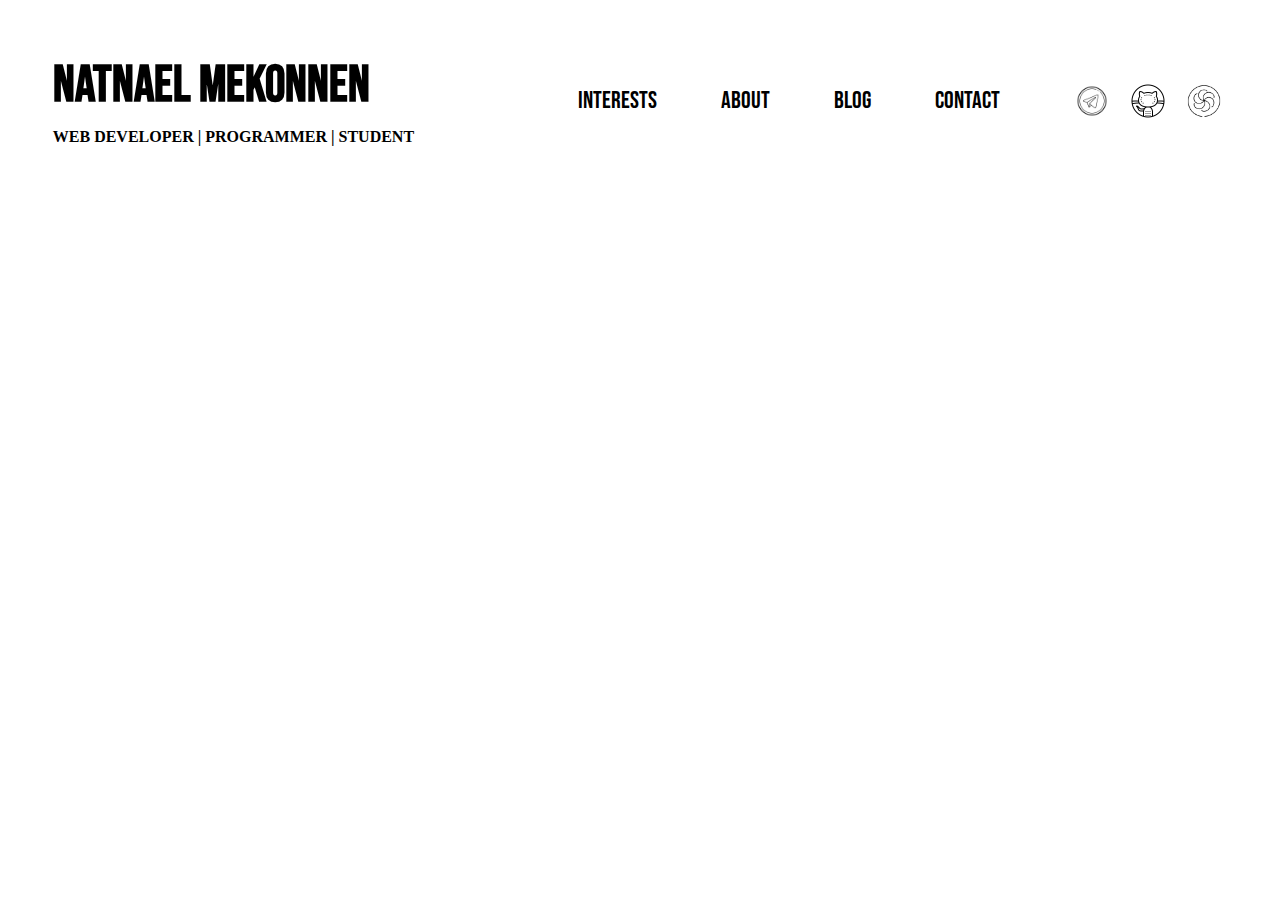
<file: index.html>
<!DOCTYPE html>
<html lang="en">
<head>
    <meta charset="UTF-8">
    <meta name="viewport" content="width=device-width, initial-scale=1.0">
    <link rel="stylesheet" href="assets/css/bootstrap.min.css">
    <script src="assets/js/jquery.min.js"></script>
    <script src="assets/js/bootstrap.min.js"></script>
    <script src="assets/js/popper.min.js"></script>
    <link rel="stylesheet" href="assets/css/style.css">
    <link href="https://fonts.googleapis.com/css2?family=Bebas+Neue&display=swap" rel="stylesheet"> 
    
    <style>
        body{
            background: url("https://images.pexels.com/photos/301614/pexels-photo-301614.jpeg?crop=entropy&cs=srgb&dl=ancient-architecture-asia-bench-301614.jpg&fit=crop&fm=jpg&h=1500&w=3000") center center fixed;
            background-size: cover;
            background-repeat: no-repeat;
        }

    </style>
    
    <title>Natnael Mekonnen</title>
    <link rel="icon" href="assets/img/icon.png">
</head>




<body>


    <!-- Header -->
    <nav class="navbar navbar-expand-md sticky-top">

        <ul class="navbar-nav">
            <li class="nav-item">
                <a class="nav-link brand" href="index.html">
                    natnael mekonnen
                    <br>
                    <p class="brand-detail">
                        web developer | programmer | student
                    </p>
                </a>
            </li>
        </ul>

        <button class="navbar-toggler navbar-light" type="button" data-toggle="collapse" data-target="#colNav"  aria-controls="navbarSupportedContent" aria-expanded="false" aria-label="Toggle Navigation">
            <span class="navbar-toggler-icon"></span>
        </button>

        <div class="collapse navbar-collapse" id="colNav">
        <ul class="navbar-nav ml-auto">
            <li class="nav-item">
                <a class="nav-link" href="interests.html">
                    interests
                </a>
            </li>

            <li class="nav-item">
                <a class="nav-link" href="about.html">
                    about
                </a>
            </li>

            <li class="nav-item">
                <a class="nav-link" href="blog.html">
                    blog
                </a>
            </li>

            <li class="nav-item">
                <a class="nav-link" href="contact.html">
                    contact
                </a>
            </li>
        </ul>

        <ul class="navbar-nav social">
            <li class="nav-item social-item">
                <a class="nav-link" href="https://t.me/pliz_nakama"><img src="assets/img/social/telegram.png" alt="telegram" width="40px"/></a>
            </li>
            <li class="nav-item social-item">
                <a class="nav-link" href="https://github.com/nati-m-afw"><img src="assets/img/social/github.png" alt="github" width="40px" /></a>
            </li>
            <li class="nav-item social-item">
                <a class="nav-link" href="https://www.codewars.com/users/nati_mk_af"><img src="assets/img/social/codewars.png" alt="codewars" width="40px"></a>
            </li>
        </ul>
        </div>
        
    </nav>
    


</body>
</html>
</file>
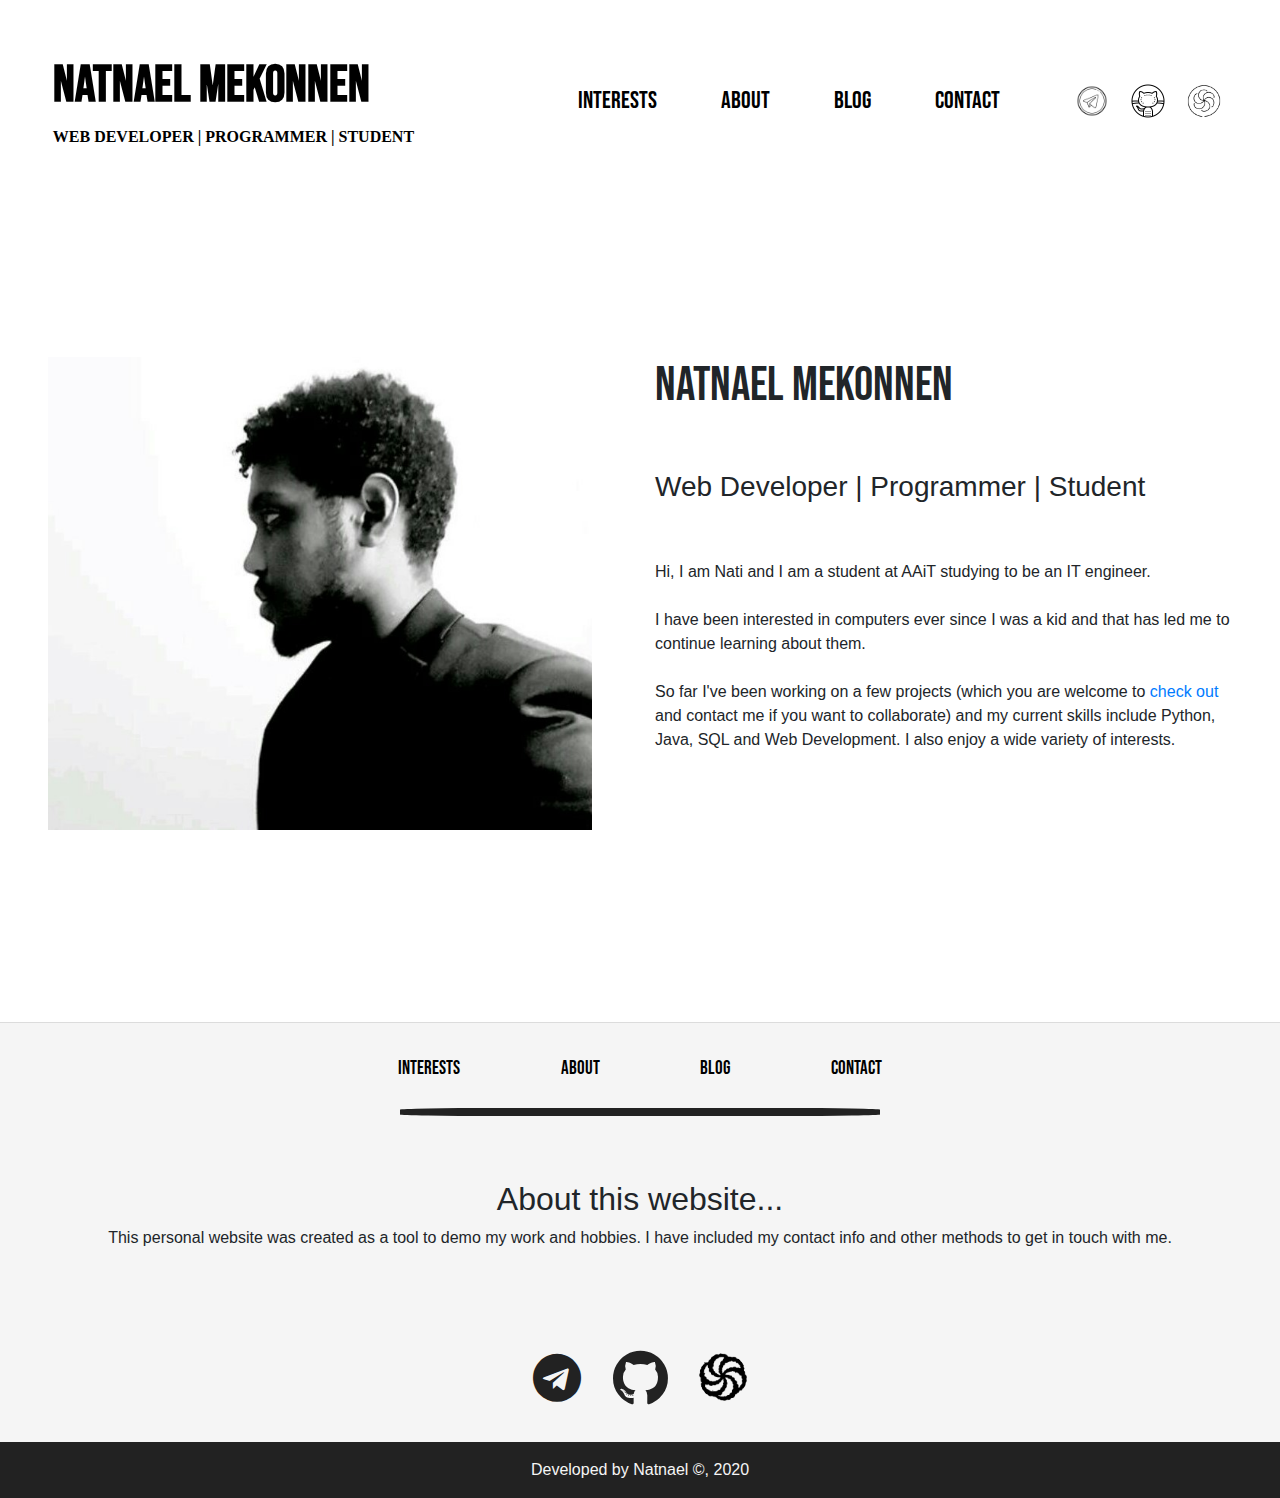
<file: about.html>
<!DOCTYPE html>
<html lang="en">
<head>
    <meta charset="UTF-8">
    <meta name="viewport" content="width=device-width, initial-scale=1.0">
    <link rel="stylesheet" href="assets/css/bootstrap.min.css">
    <script src="assets/js/jquery.min.js"></script>
    <script src="assets/js/bootstrap.min.js"></script>
    <script src="assets/js/popper.min.js"></script>
    <link rel="stylesheet" href="assets/css/style.css">
    <link href="https://fonts.googleapis.com/css2?family=Bebas+Neue&display=swap" rel="stylesheet"> 
    <link rel="stylesheet" href="assets/css/font-awesome.min.css">
    <title>About - Natnael Mekonnen</title>
    <link rel="icon" href="assets/img/icon.png">
</head>
<body>

    <!-- Header -->
    <nav class="navbar navbar-expand-md bg-white sticky-top">

        <ul class="navbar-nav">
            <li class="nav-item">
                <a class="nav-link brand" href="index.html">
                    natnael mekonnen
                    <br>
                    <p class="brand-detail">
                        web developer | programmer | student
                    </p>
                </a>
            </li>
        </ul>

        <button class="navbar-toggler navbar-light" type="button" data-toggle="collapse" data-target="#colNav"  aria-controls="navbarSupportedContent" aria-expanded="false" aria-label="Toggle Navigation">
            <span class="navbar-toggler-icon"></span>
        </button>

        <div class="collapse navbar-collapse" id="colNav">
        <ul class="navbar-nav ml-auto">
            <li class="nav-item">
                <a class="nav-link" href="interests.html">
                    interests
                </a>
            </li>

            <li class="nav-item">
                <a class="nav-link" href="about.html">
                    about
                </a>
            </li>

            <li class="nav-item">
                <a class="nav-link" href="blog.html">
                    blog
                </a>
            </li>

            <li class="nav-item">
                <a class="nav-link" href="contact.html">
                    contact
                </a>
            </li>
        </ul>

        <ul class="navbar-nav social">
            <li class="nav-item social-item">
                <a class="nav-link" href="https://t.me/pliz_nakama"><img src="assets/img/social/telegram.png" alt="telegram" width="40px"/></a>
            </li>
            <li class="nav-item social-item">
                <a class="nav-link" href="https://github.com/nati-m-afw"><img src="assets/img/social/github.png" alt="github" width="40px" /></a>
            </li>
            <li class="nav-item social-item">
                <a class="nav-link" href="https://www.codewars.com/users/nati_mk_af"><img src="assets/img/social/codewars.png" alt="codewars" width="40px"></a>
            </li>
        </ul>
        </div>
        
    </nav>



    <!-- Body -->
    <div class="container-fluid">
    
    
        <div class="row">
            <div class="col-md-6 px-5">
                <img class="img-fluid" src="assets/img/profile/profile.JPG" width=100% alt="Profile picture">
            </div>
            <div class="col-md-6 pr-5">
                <h1 style="    font-family: 'Bebas Neue', cursive; font-size: 3rem;  ">NATNAEL MEKONNEN</h1> 
                <br><br>
                <h3>Web Developer | Programmer | Student</h3>
                <br><br>
                <!-- intro paragraph -->
                <p>Hi, I am Nati and I am a student at AAiT studying to be an IT engineer.
                    <br><br>
                    I have been interested in computers ever since I was a kid and that has led me to continue learning about them.
                    <br><br>
                    So far I've been working on a few projects (which you are welcome to <a href="https://github.com/nati-m-afw">check out</a> and contact me if you want to collaborate) and my current skills include Python, Java, SQL and Web Development.
                    I also enjoy a wide variety of interests.
                </p>
            </div>
        </div>
    
    
    </div>
    

    <!-- footer -->
    <footer class="page-footer">
        <hr class="pb-3">
        <!-- nav -->
        <nav class="text-center pb-2">
            <a href="interests.html">Interests</a>
            <a href="about.html">About</a>
            <a href="blog.html">Blog</a>
            <a href="contact.html">Contact</a>
        </nav>

        <hr id="fancy-hr">

        <!-- about -->
        <div class="text-center py-5 about">
            <h2>About this website...</h2>
            <p>This personal website was created as a tool to demo my work and hobbies. I have included my contact info and other methods to get in touch with me.</p>
        </div>
        
        <!-- social -->
        <div class="justify-content-center py-4 social">
            <a class="nav-link" href="https://t.me/pliz_nakama"><i class="fa fa-telegram fa-3x pt-2" style="color: #222;" aria-hidden="true"></i></a>
            <a class="nav-link" href="https://github.com/nati-m-afw"><i class="fa fa-github fa-4x" style="color: #222;" aria-hidden="true"></i></a>
            <a class="nav-link" href="https://www.codewars.com/users/nati_mk_af"><img style="border-radius:80%; filter: grayscale(100%); position: relative; left: -1%; top: 11%;" src="assets/img/social/codewars2.png" alt="codewars" width="48px"></a>
        </div>

        <!-- author -->
        <div class="footer-copyright text-center py-3">
            Developed by Natnael &copy;, 2020
        </div>
    </footer>

</body>
</html>
</file>
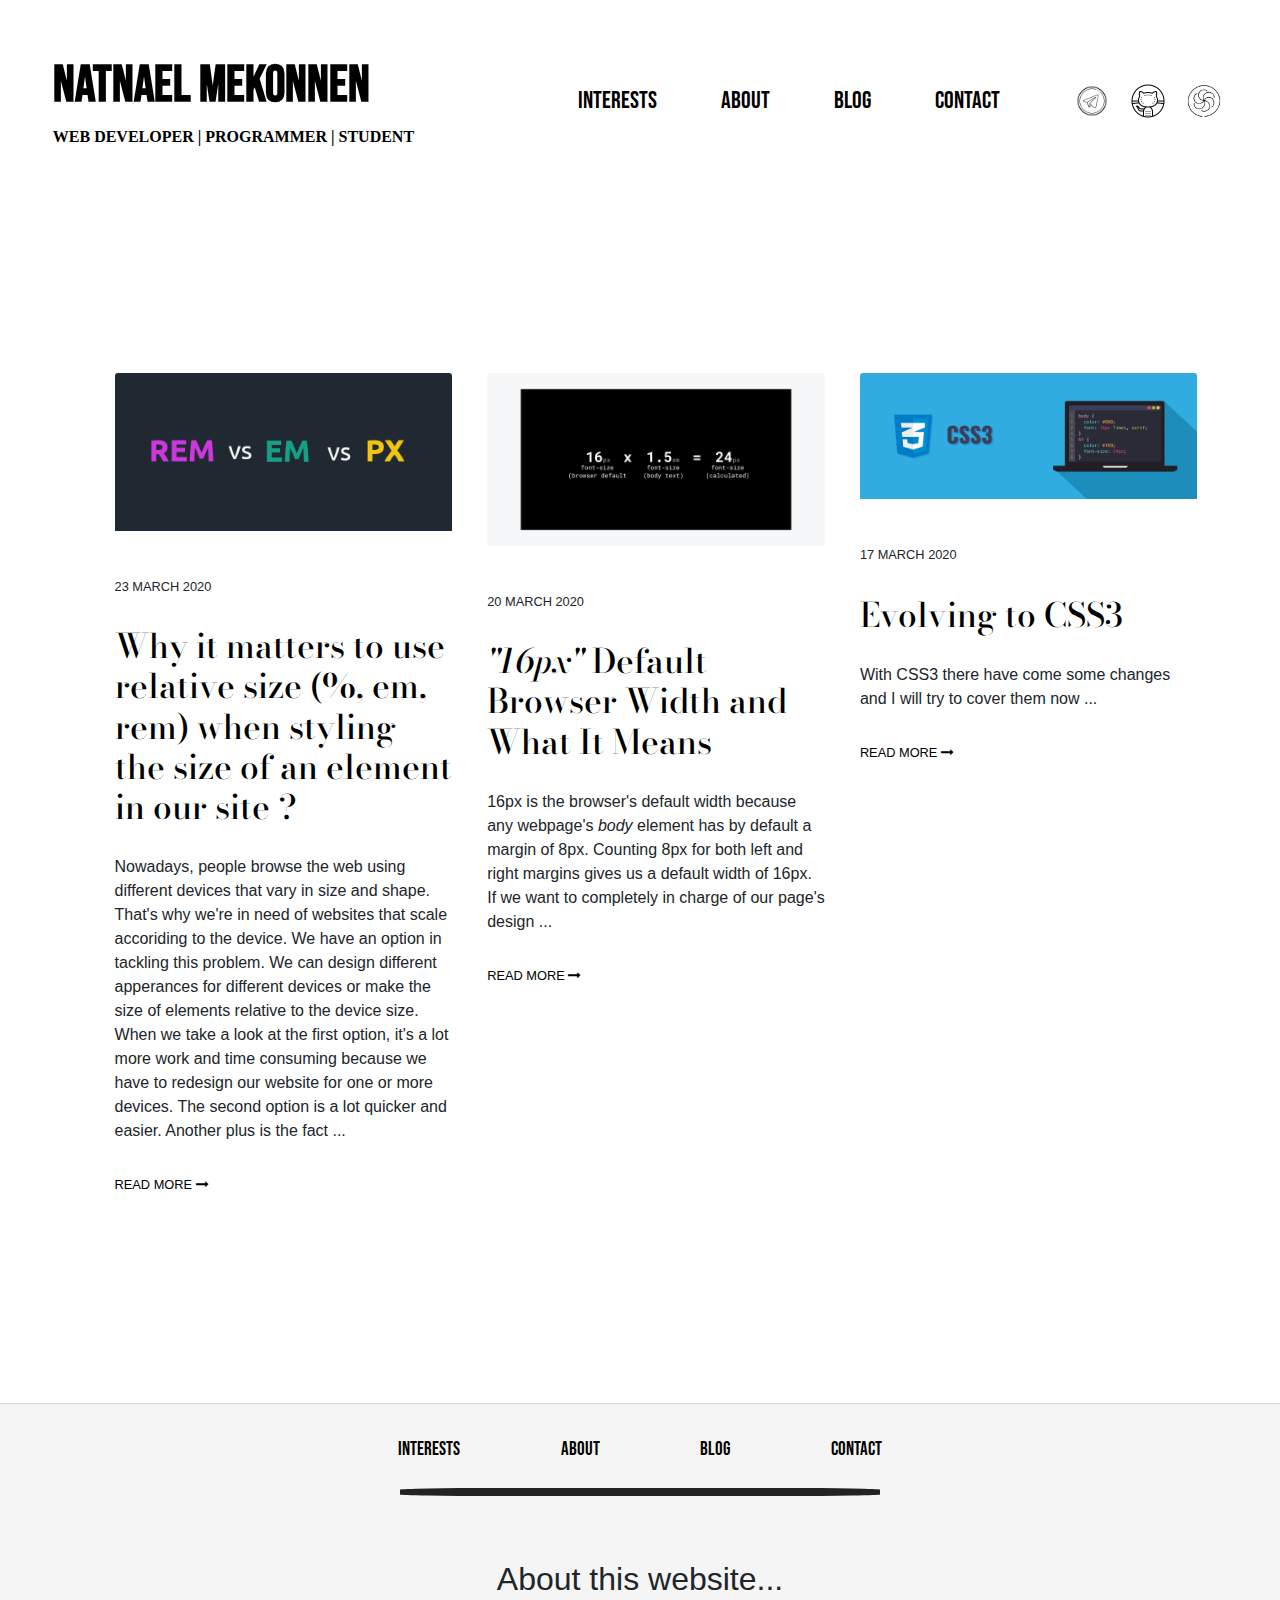
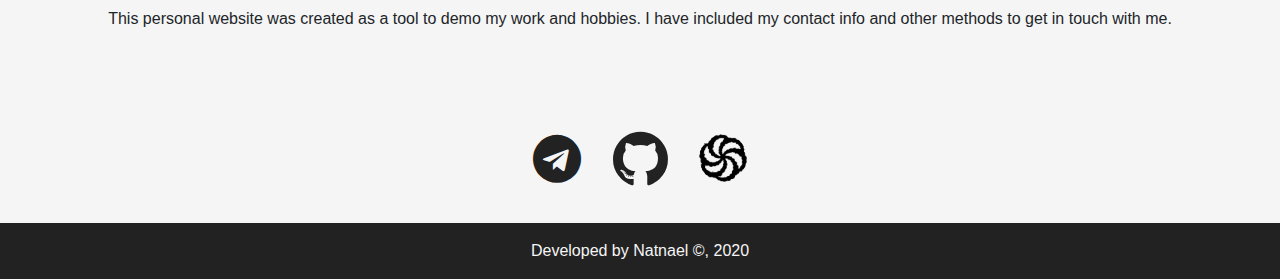
<file: blog.html>
<!DOCTYPE html>
<html lang="en">
<head>
    <meta charset="UTF-8">
    <meta name="viewport" content="width=device-width, initial-scale=1.0">
    <link rel="stylesheet" href="assets/css/bootstrap.min.css">
    <script src="assets/js/jquery.min.js"></script>
    <script src="assets/js/bootstrap.min.js"></script>
    <script src="assets/js/popper.min.js"></script>
    <link rel="stylesheet" href="assets/css/style.css">
    <link rel="stylesheet" href="assets/css/blog-style.css">
    <link href="https://fonts.googleapis.com/css2?family=Bebas+Neue&display=swap" rel="stylesheet"> 
    <link href="https://fonts.googleapis.com/css2?family=Bodoni+Moda:ital@1&display=swap" rel="stylesheet">
    <link rel="stylesheet" href="assets/css/font-awesome.min.css">
    <title>Blog - Natnael Mekonnen</title>
    <link rel="icon" href="assets/img/icon.png">
</head>
<body>



    <!-- Header -->
    <nav class="navbar navbar-expand-md bg-white sticky-top">

        <ul class="navbar-nav">
            <li class="nav-item">
                <a class="nav-link brand" href="index.html">
                    natnael mekonnen
                    <br>
                    <p class="brand-detail">
                        web developer | programmer | student
                    </p>
                </a>
            </li>
        </ul>

        <button class="navbar-toggler navbar-light" type="button" data-toggle="collapse" data-target="#colNav"  aria-controls="navbarSupportedContent" aria-expanded="false" aria-label="Toggle Navigation">
            <span class="navbar-toggler-icon"></span>
        </button>

        <div class="collapse navbar-collapse" id="colNav">
        <ul class="navbar-nav ml-auto">
            <li class="nav-item">
                <a class="nav-link" href="interests.html">
                    interests
                </a>
            </li>

            <li class="nav-item">
                <a class="nav-link" href="about.html">
                    about
                </a>
            </li>

            <li class="nav-item">
                <a class="nav-link" href="blog.html">
                    blog
                </a>
            </li>

            <li class="nav-item">
                <a class="nav-link" href="contact.html">
                    contact
                </a>
            </li>
        </ul>

        <ul class="navbar-nav social">
            <li class="nav-item social-item">
                <a class="nav-link" href="https://t.me/pliz_nakama"><img src="assets/img/social/telegram.png" alt="telegram" width="40px"/></a>
            </li>
            <li class="nav-item social-item">
                <a class="nav-link" href="https://github.com/nati-m-afw"><img src="assets/img/social/github.png" alt="github" width="40px" /></a>
            </li>
            <li class="nav-item social-item">
                <a class="nav-link" href="https://www.codewars.com/users/nati_mk_af"><img src="assets/img/social/codewars.png" alt="codewars" width="40px"></a>
            </li>
        </ul>
        </div>
        
    </nav>


    <!-- body -->
    <div id="container-fluid">
        <!--  blog posts  -->
    
        <div class="row">
            <div class="col-md-4">
                <div class="card">
                    <a href="blog/blog1.html"><img class="card-img-top" src="./assets/img/blog/rem-vs-em-vs-px.png" alt="REM VS EM VS PX"></a>
                    <h4 class="card-title">
                        <p class="date">
                            23 March 2020
                        </p>
                        <a href="blog/blog1.html">Why it matters to use relative size (%, em, rem) when styling the size of an element in our site ?</a>
                    </h4>
                    <p class="card-text">
                        <p>Nowadays, people browse the web using different devices that vary in size and shape. That's why we're in need of websites that scale accoriding to the device. We have an option in tackling this problem. We can design different apperances for different devices or make the size of elements relative to the device size. When we take a look at the first option, it's a lot more work and time consuming because we have to redesign our website for one or more devices. The second option is a lot quicker and easier. Another plus is the fact ...</p>
                    </p>
                    <a class="blog-link" href="blog/blog1.html">Read More <i class="fa fa-long-arrow-right"></i></a>
                </div>
            </div>
            <div class="col-md-4">
                <div class="card">
                    <a href="blog/blog2.html"><img class="card-img-top" src="./assets/img/blog/16px.png" alt="16 PX"></a>
                    <h4 class="card-title">
                        <p class="date">
                            20 March 2020
                        </p>
                        <a href="blog/blog2.html"><em>"16px"</em> Default Browser Width and What It Means</a>
                    </h4>
                    <p class="card-text">
                        <p>16px is the browser's default width because any webpage's <em>body</em> element has by default a margin of 8px. Counting 8px for both left and right margins gives us a default width of 16px. If we want to completely in charge of our page's design ...</p>
                    </p>
                    <a class="blog-link" href="blog/blog2.html">Read More <i class="fa fa-long-arrow-right"></i></a>
                </div>
            </div>
            <div class="col-md-4">
                <div class="card">
                    <a href="blog/blog3.html"><img class="card-img-top" src="./assets/img/blog/css3.png" alt="CSS3"></a>
                    <h4 class="card-title">
                        <p class="date">
                            17 March 2020
                        </p>
                        <a href="blog/blog3.html">Evolving to CSS3</a>
                    </h4>
                    <p class="card-text">
                        <p>With CSS3 there have come some changes and I will try to cover them now ...</p>
                    </p>
                    <a class="blog-link" href="blog/blog3.html">Read More <i class="fa fa-long-arrow-right"></i></a>
                </div>
            </div>
        </div>


    </div>



    <!-- footer -->
    <footer class="page-footer">
        <hr class="pb-3">
        <!-- nav -->
        <nav class="text-center pb-2">
            <a href="interests.html">Interests</a>
            <a href="about.html">About</a>
            <a href="blog.html">Blog</a>
            <a href="contact.html">Contact</a>
        </nav>

        <hr id="fancy-hr">

        <!-- about -->
        <div class="text-center py-5 about">
            <h2>About this website...</h2>
            <p>This personal website was created as a tool to demo my work and hobbies. I have included my contact info and other methods to get in touch with me.</p>
        </div>
        
        <!-- social -->
        <div class="justify-content-center py-4 social">
            <a class="nav-link" href="https://t.me/pliz_nakama"><i class="fa fa-telegram fa-3x pt-2" style="color: #222;" aria-hidden="true"></i></a>
            <a class="nav-link" href="https://github.com/nati-m-afw"><i class="fa fa-github fa-4x" style="color: #222;" aria-hidden="true"></i></a>
            <a class="nav-link" href="https://www.codewars.com/users/nati_mk_af"><img style="border-radius:80%; filter: grayscale(100%); position: relative; left: -1%; top: 11%;" src="assets/img/social/codewars2.png" alt="codewars" width="48px"></a>
        </div>

        <!-- author -->
        <div class="footer-copyright text-center py-3">
            Developed by Natnael &copy;, 2020
        </div>
    </footer>

</body>
</html>
</file>
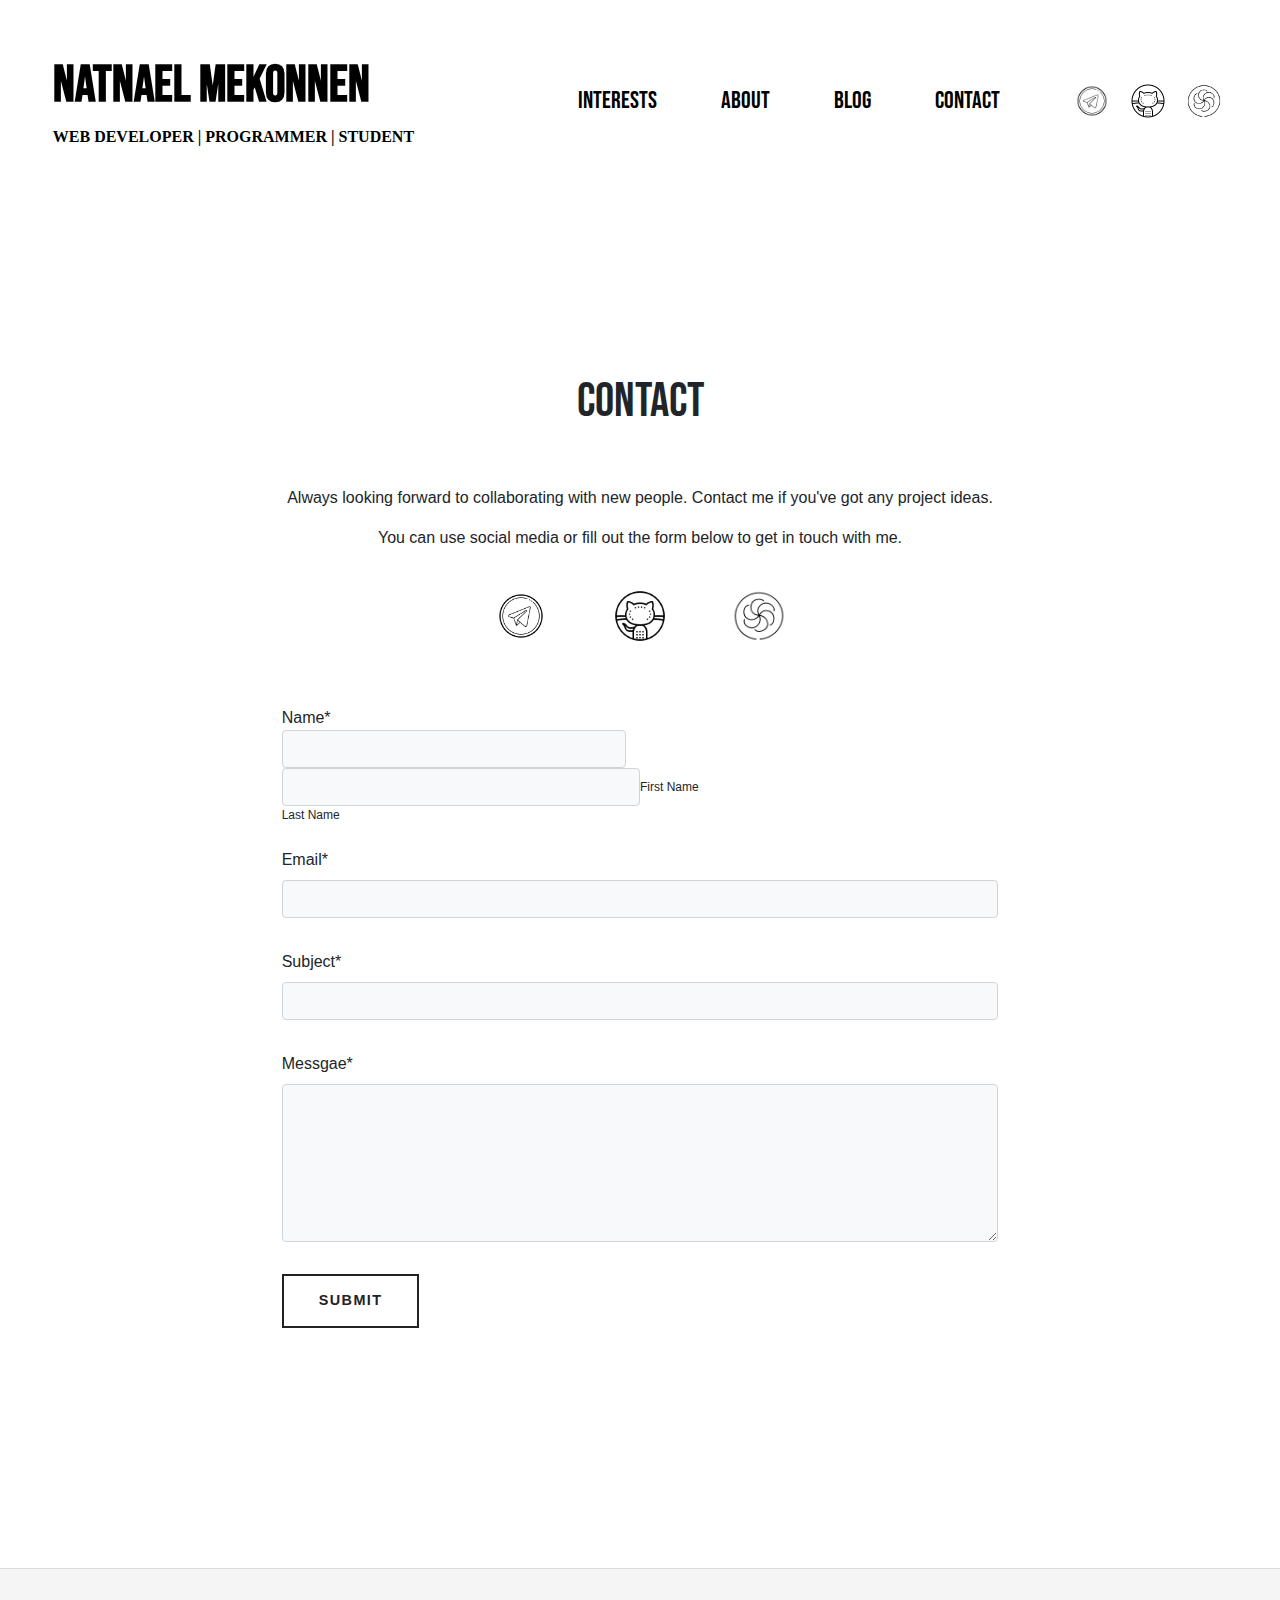
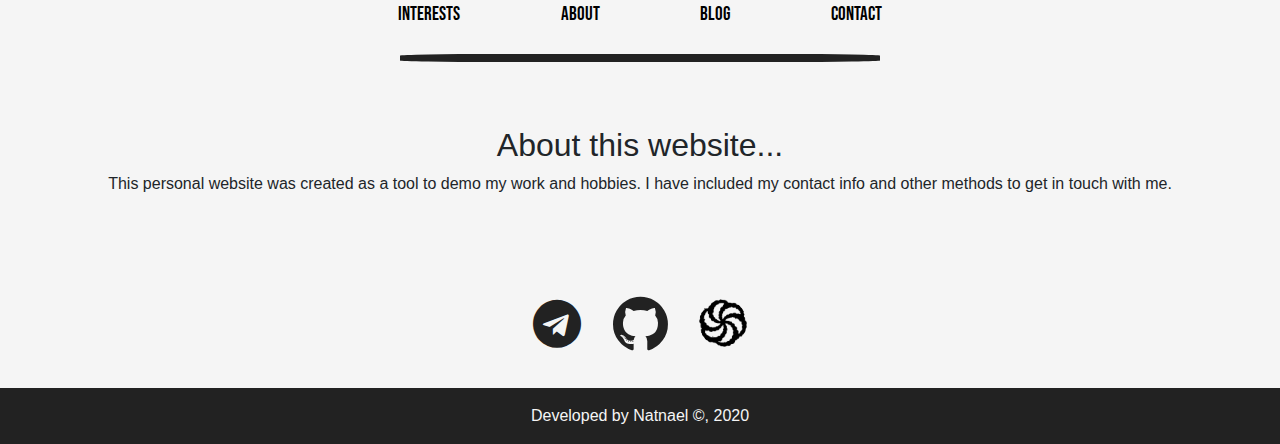
<file: contact.html>
<!DOCTYPE html>
<html lang="en">
<head>
    <meta charset="UTF-8">
    <meta name="viewport" content="width=device-width, initial-scale=1.0">
    <link rel="stylesheet" href="assets/css/bootstrap.min.css">
    <script src="assets/js/jquery.min.js"></script>
    <script src="assets/js/popper.min.js"></script>
    <script src="assets/js/bootstrap.min.js"></script>
    <link rel="stylesheet" href="assets/css/style.css">
    <link href="https://fonts.googleapis.com/css2?family=Bebas+Neue&display=swap" rel="stylesheet"> 
    <link href="https://fonts.googleapis.com/css2?family=Bebas+Neue&display=swap" rel="stylesheet"> 
    <link rel="stylesheet" href="assets/css/font-awesome.min.css">
    <title>Contact - Natnael Mekonnen</title>
    <link rel="icon" href="assets/img/icon.png">
</head>
<body>


    <!-- Header -->
    <nav class="navbar navbar-expand-md bg-white sticky-top">

        <ul class="navbar-nav">
            <li class="nav-item">
                <a class="nav-link brand" href="index.html">
                    natnael mekonnen
                    <br>
                    <p class="brand-detail">
                        web developer | programmer | student
                    </p>
                </a>
            </li>
        </ul>

        <button class="navbar-toggler navbar-light" type="button" data-toggle="collapse" data-target="#colNav"  aria-controls="navbarSupportedContent" aria-expanded="false" aria-label="Toggle Navigation">
            <span class="navbar-toggler-icon"></span>
        </button>

        <div class="collapse navbar-collapse" id="colNav">
        <ul class="navbar-nav ml-auto">
            <li class="nav-item">
                <a class="nav-link" href="interests.html">
                    interests
                </a>
            </li>

            <li class="nav-item">
                <a class="nav-link" href="about.html">
                    about
                </a>
            </li>

            <li class="nav-item">
                <a class="nav-link" href="blog.html">
                    blog
                </a>
            </li>

            <li class="nav-item">
                <a class="nav-link" href="contact.html">
                    contact
                </a>
            </li>
        </ul>

        <ul class="navbar-nav social">
            <li class="nav-item social-item">
                <a class="nav-link" href="https://t.me/pliz_nakama"><img src="assets/img/social/telegram.png" alt="telegram" width="40px"/></a>
            </li>
            <li class="nav-item social-item">
                <a class="nav-link" href="https://github.com/nati-m-afw"><img src="assets/img/social/github.png" alt="github" width="40px" /></a>
            </li>
            <li class="nav-item social-item">
                <a class="nav-link" href="https://www.codewars.com/users/nati_mk_af"><img src="assets/img/social/codewars.png" alt="codewars" width="40px"></a>
            </li>
        </ul>
        </div>
        
    </nav>


    <!-- Body -->
    <div class="container-fluid col-md-7">
        
        <!-- Contact intro -->
        <div class="text-center contact-intro">
            <h2 class="pb-md-5 pb-sm-4" style="    font-family: 'Bebas Neue', cursive; font-size: 3rem;  ">CONTACT</h2>
            <p>Always looking forward to collaborating with new people. Contact me if you've got any project ideas.</p>
            <p>You can use social media or fill out the form below to get in touch with me.</p>
            <div class="list-group list-unstyled list-group-horizontal w-50 mx-auto pt-md-2 mb-md-3 contact-social">
                <a class="list-group-item list-group-item-action border-0" href="https://t.me/pliz_nakama"><img src="assets/img/social/telegram.png" alt="telegram" width="60px"/></a>
                <a class="list-group-item list-group-item-action border-0" href="https://github.com/nati-m-afw"><img src="assets/img/social/github.png" alt="github" width="60px" /></a>
                <a class="list-group-item list-group-item-action border-0" href="https://www.codewars.com/users/nati_mk_af"><img src="assets/img/social/codewars.png" alt="codewars" width="60px"></a>
            </div>
        </div>    
        

        <!-- Form -->
        <!-- <font face="Bahnschrift Light" size="3em"> -->
        <form action="mailto: google@gmail.com" method="GET" enctype="utf-8">
            
            <div class="form-inline mb-4">
                <label class="w-100" for="name">Name*</label><br>
                <input class="form-control bg-light text-dark w-50 mr-md-3" type="text" name="fname" id="fname" pattern="(?=.*[A-Z])(?=.*[a-z]).{2,}" title="Must contain at least one uppercase and one lowercase letter" required>
                <input class="form-control bg-light text-dark w-50" type="text" name="sname" id="sname" pattern="(?=.*[A-Z])(?=.*[a-z]).{2,}" title="Must contain at least one uppercase and one lowercase letter" required>
                <label class="w-50" for="fname">First Name</label>
                <label class="w-50" for="sname">Last Name</label>
            </div>
            
            <div class="form-group">
                <label for="email">Email*</label>
                <input class="form-control bg-light text-dark" type="email" size="108" name="email" id="email" required>
            </div>
            <div class="form-group pt-3">
                <label for="sub">Subject*</label>
                <input class="form-control bg-light text-dark" type="text" size="108" name="sub" id="sub" required>
            </div>
            <div class="form-group pt-3">
                <label for="msg">Messgae*</label>
                <textarea class="form-control bg-light text-dark" name="msg" id="msg" cols="100" rows="6" required></textarea>
            </div>
            <div class="form-group mb-md-5 mt-4 pt-md-2 pb-md-5">
                <button class="btn btn-square btn-outline-dark btn-lg" type="submit">Submit</button>
            </div>
        </form>


    </div>


    <!-- footer -->
    <footer class="page-footer">
        <hr class="pb-3">
        <!-- nav -->
        <nav class="text-center pb-2">
            <a href="interests.html">Interests</a>
            <a href="about.html">About</a>
            <a href="blog.html">Blog</a>
            <a href="contact.html">Contact</a>
        </nav>

        <hr id="fancy-hr">

        <!-- about -->
        <div class="text-center py-5 about">
            <h2>About this website...</h2>
            <p>This personal website was created as a tool to demo my work and hobbies. I have included my contact info and other methods to get in touch with me.</p>
        </div>
        
        <!-- social -->
        <div class="justify-content-center py-4 social">
            <a class="nav-link" href="https://t.me/pliz_nakama"><i class="fa fa-telegram fa-3x pt-2" style="color: #222;" aria-hidden="true"></i></a>
            <a class="nav-link" href="https://github.com/nati-m-afw"><i class="fa fa-github fa-4x" style="color: #222;" aria-hidden="true"></i></a>
            <a class="nav-link" href="https://www.codewars.com/users/nati_mk_af"><img style="border-radius:80%; filter: grayscale(100%); position: relative; left: -1%; top: 11%;" src="assets/img/social/codewars2.png" alt="codewars" width="48px"></a>
        </div>

        <!-- author -->
        <div class="footer-copyright text-center py-3">
            Developed by Natnael &copy;, 2020
        </div>
    </footer>
</body>
</html>
</file>
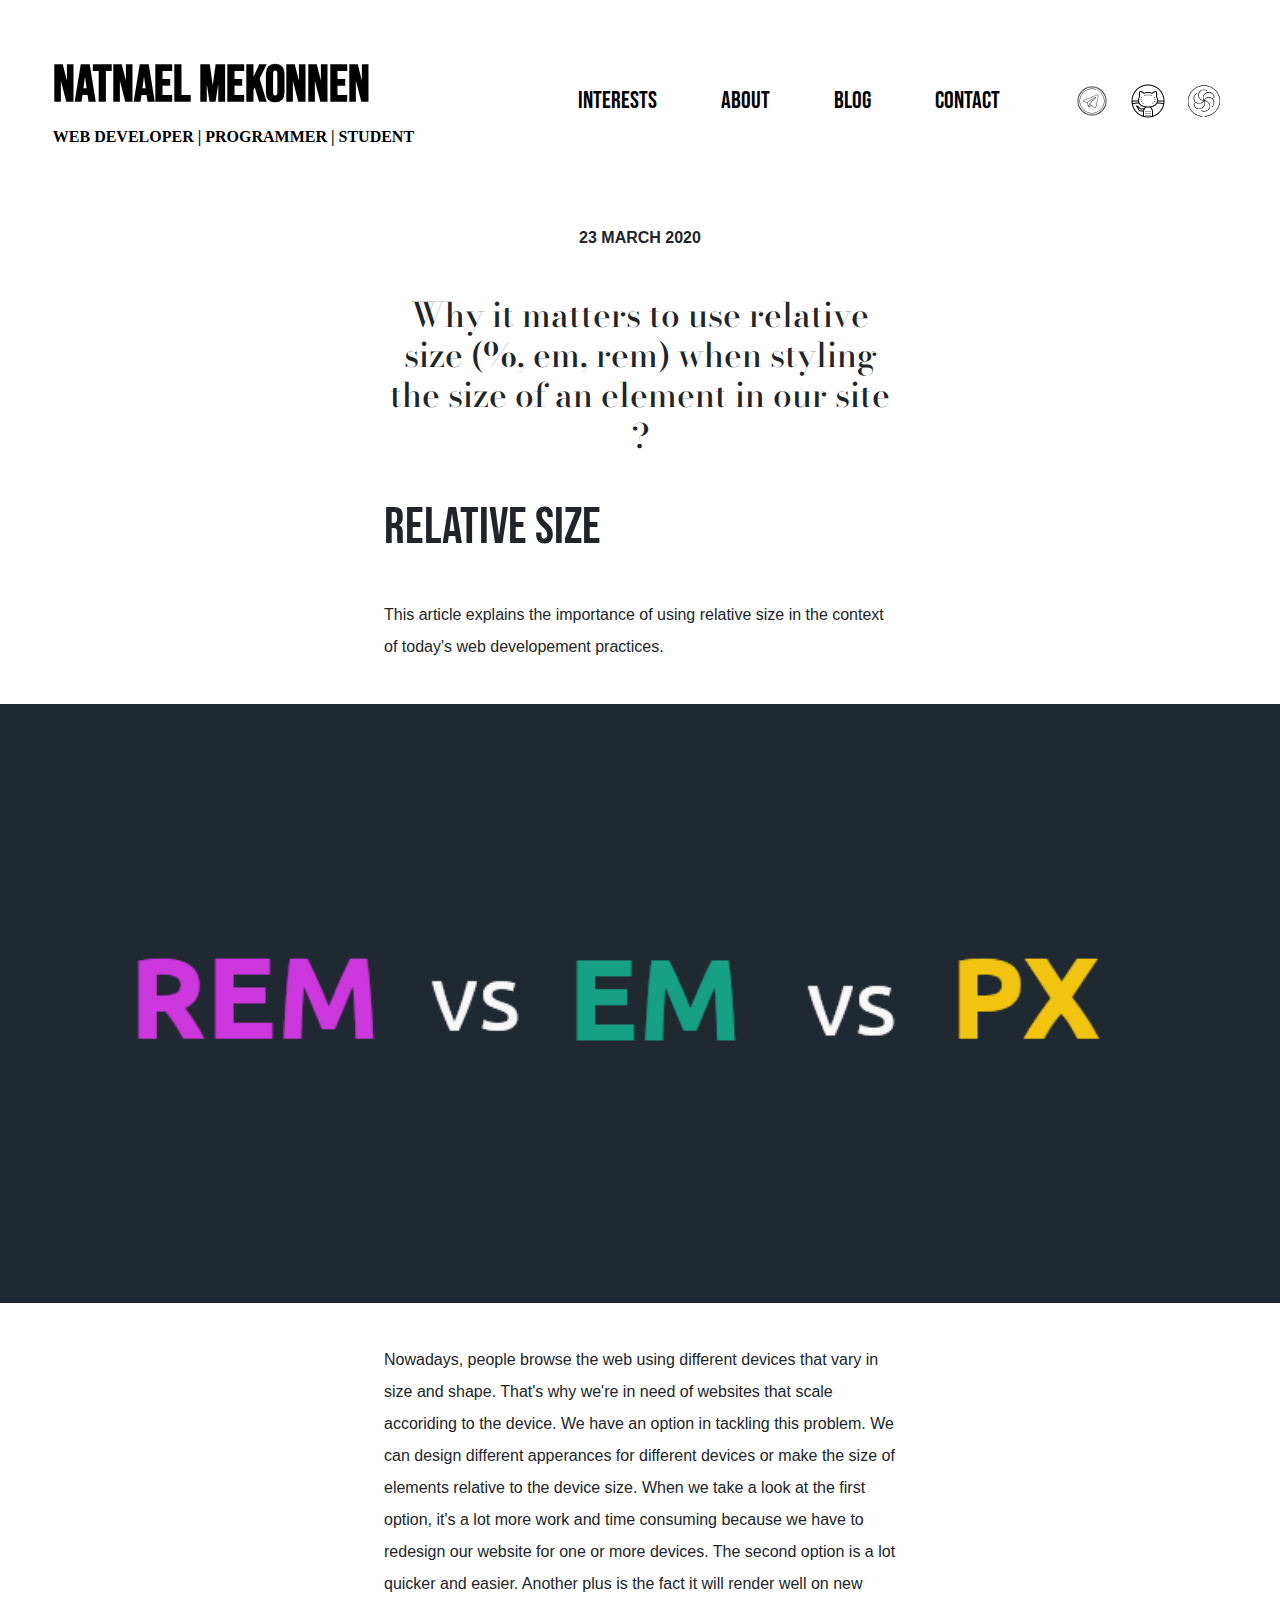
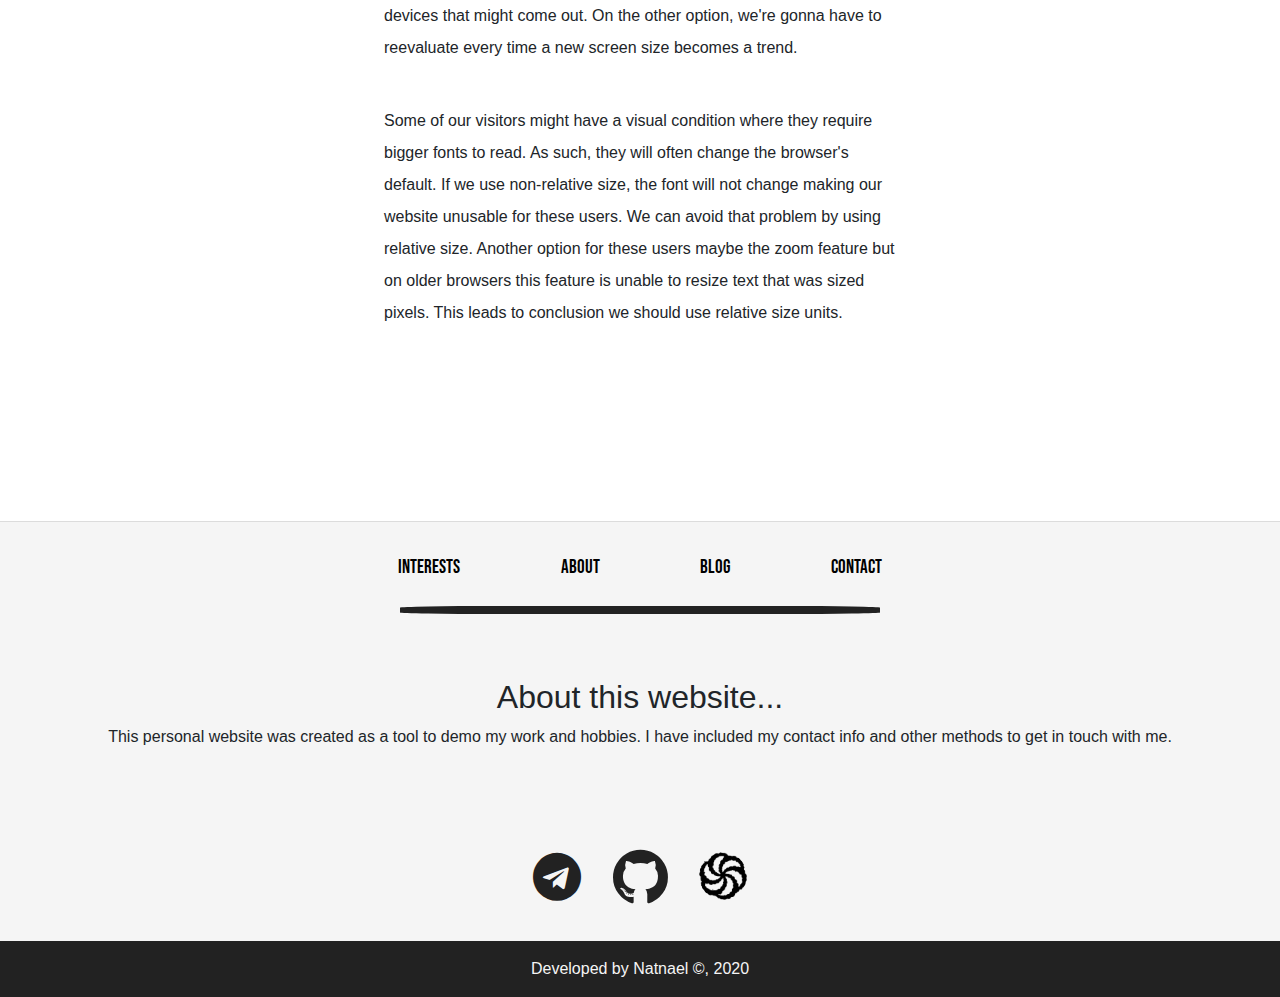
<file: blog/blog1.html>
<!DOCTYPE html>
<html lang="en">
<head>
    <meta charset="UTF-8">
    <meta name="viewport" content="width=device-width, initial-scale=1.0">
    <link rel="stylesheet" href="../assets/css/bootstrap.min.css">
    <script src="../assets/js/jquery.min.js"></script>
    <script src="../assets/js/bootstrap.min.js"></script>
    <script src="../assets/js/popper.min.js"></script>
    <link rel="stylesheet" href="../assets/css/style.css">
    <link rel="stylesheet" href="../assets/css/blog-style.css">
    <link rel="stylesheet" href="../assets/css/blog-post-style.css">
    <link href="https://fonts.googleapis.com/css2?family=Bebas+Neue&display=swap" rel="stylesheet"> 
    <link href="https://fonts.googleapis.com/css2?family=Bodoni+Moda:ital@1&display=swap" rel="stylesheet">
    <link rel="stylesheet" href="../assets/css/font-awesome.min.css">
    <title>Why it matters to use relative size (%, em, rem) when styling the size of an element in our site ? - Natnael Mekonnen</title>
    <link rel="icon" href="../assets/img/icon.png">
</head>
<body>



    <!-- Header -->
    <nav class="navbar navbar-expand-md bg-white sticky-top">

        <ul class="navbar-nav">
            <li class="nav-item">
                <a class="nav-link brand" href="../index.html">
                    natnael mekonnen
                    <br>
                    <p class="brand-detail">
                        web developer | programmer | student
                    </p>
                </a>
            </li>
        </ul>

        <button class="navbar-toggler navbar-light" type="button" data-toggle="collapse" data-target="#colNav"  aria-controls="navbarSupportedContent" aria-expanded="false" aria-label="Toggle Navigation">
            <span class="navbar-toggler-icon"></span>
        </button>

        <div class="collapse navbar-collapse" id="colNav">
        <ul class="navbar-nav ml-auto">
            <li class="nav-item">
                <a class="nav-link" href="../interests.html">
                    interests
                </a>
            </li>

            <li class="nav-item">
                <a class="nav-link" href="../about.html">
                    about
                </a>
            </li>

            <li class="nav-item">
                <a class="nav-link" href="../blog.html">
                    blog
                </a>
            </li>

            <li class="nav-item">
                <a class="nav-link" href="../contact.html">
                    contact
                </a>
            </li>
        </ul>

        <ul class="navbar-nav social">
            <li class="nav-item social-item">
                <a class="nav-link" href="https://t.me/pliz_nakama"><img src="../assets/img/social/telegram.png" alt="telegram" width="40px"/></a>
            </li>
            <li class="nav-item social-item">
                <a class="nav-link" href="https://github.com/nati-m-afw"><img src="../assets/img/social/github.png" alt="github" width="40px" /></a>
            </li>
            <li class="nav-item social-item">
                <a class="nav-link" href="https://www.codewars.com/users/nati_mk_af"><img src="../assets/img/social/codewars.png" alt="codewars" width="40px"></a>
            </li>
        </ul>
        </div>
        
    </nav>


    <!-- body -->
    <div id="container-fluid">
       
        <article>
            <p class="date">
                23 March 2020
            </p>
            <h1>
                Why it matters to use relative size (%, em, rem) when styling the size of an element in our site ?
            </h1>
            <h2>
                Relative Size
            </h2>
            <p>
                This article explains the importance of using relative size in the context of today's web developement practices.
            </p>
        </article>

        <img class="" src="../assets/img/blog/rem-vs-em-vs-px.png" width="100%" alt="REM VS EM VS PX"/>
        
        <article>
            <p>Nowadays, people browse the web using different devices that vary in size and shape. That's why we're in need of websites that scale accoriding to the device. We have an option in tackling this problem. We can design different apperances for different devices or make the size of elements relative to the device size. When we take a look at the first option, it's a lot more work and time consuming because we have to redesign our website for one or more devices. The second option is a lot quicker and easier. Another plus is the fact it will render well on new devices that might come out. On the other option, we're gonna have to reevaluate every time a new screen size becomes a trend.</p>
            <p>Some of our visitors might have a visual condition where they require bigger fonts to read. As such, they will often change the browser's default. If we use non-relative size, the font will not change making our website unusable for these users. We can avoid that problem by using relative size. Another option for these users maybe the zoom feature but on older browsers this feature is unable to resize text that was sized pixels. This leads to conclusion we should use relative size units.</p>
            
        </article>


    </div>



    <!-- footer -->
    <footer class="page-footer">
        <hr class="pb-3">
        <!-- nav -->
        <nav class="text-center pb-2">
            <a href="../interests.html">Interests</a>
            <a href="../about.html">About</a>
            <a href="../blog.html">Blog</a>
            <a href="../contact.html">Contact</a>
        </nav>

        <hr id="fancy-hr">

        <!-- about -->
        <div class="text-center py-5 about">
            <h2>About this website...</h2>
            <p>This personal website was created as a tool to demo my work and hobbies. I have included my contact info and other methods to get in touch with me.</p>
        </div>
        
        <!-- social -->
        <div class="justify-content-center py-4 social">
            <a class="nav-link" href="https://t.me/pliz_nakama"><i class="fa fa-telegram fa-3x pt-2" style="color: #222;" aria-hidden="true"></i></a>
            <a class="nav-link" href="https://github.com/nati-m-afw"><i class="fa fa-github fa-4x" style="color: #222;" aria-hidden="true"></i></a>
            <a class="nav-link" href="https://www.codewars.com/users/nati_mk_af"><img style="border-radius:80%; filter: grayscale(100%); position: relative; left: -1%; top: 11%;" src="../assets/img/social/codewars2.png" alt="codewars" width="48px"></a>
        </div>

        <!-- author -->
        <div class="footer-copyright text-center py-3">
            Developed by Natnael &copy;, 2020
        </div>
    </footer>

</body>
</html>
</file>
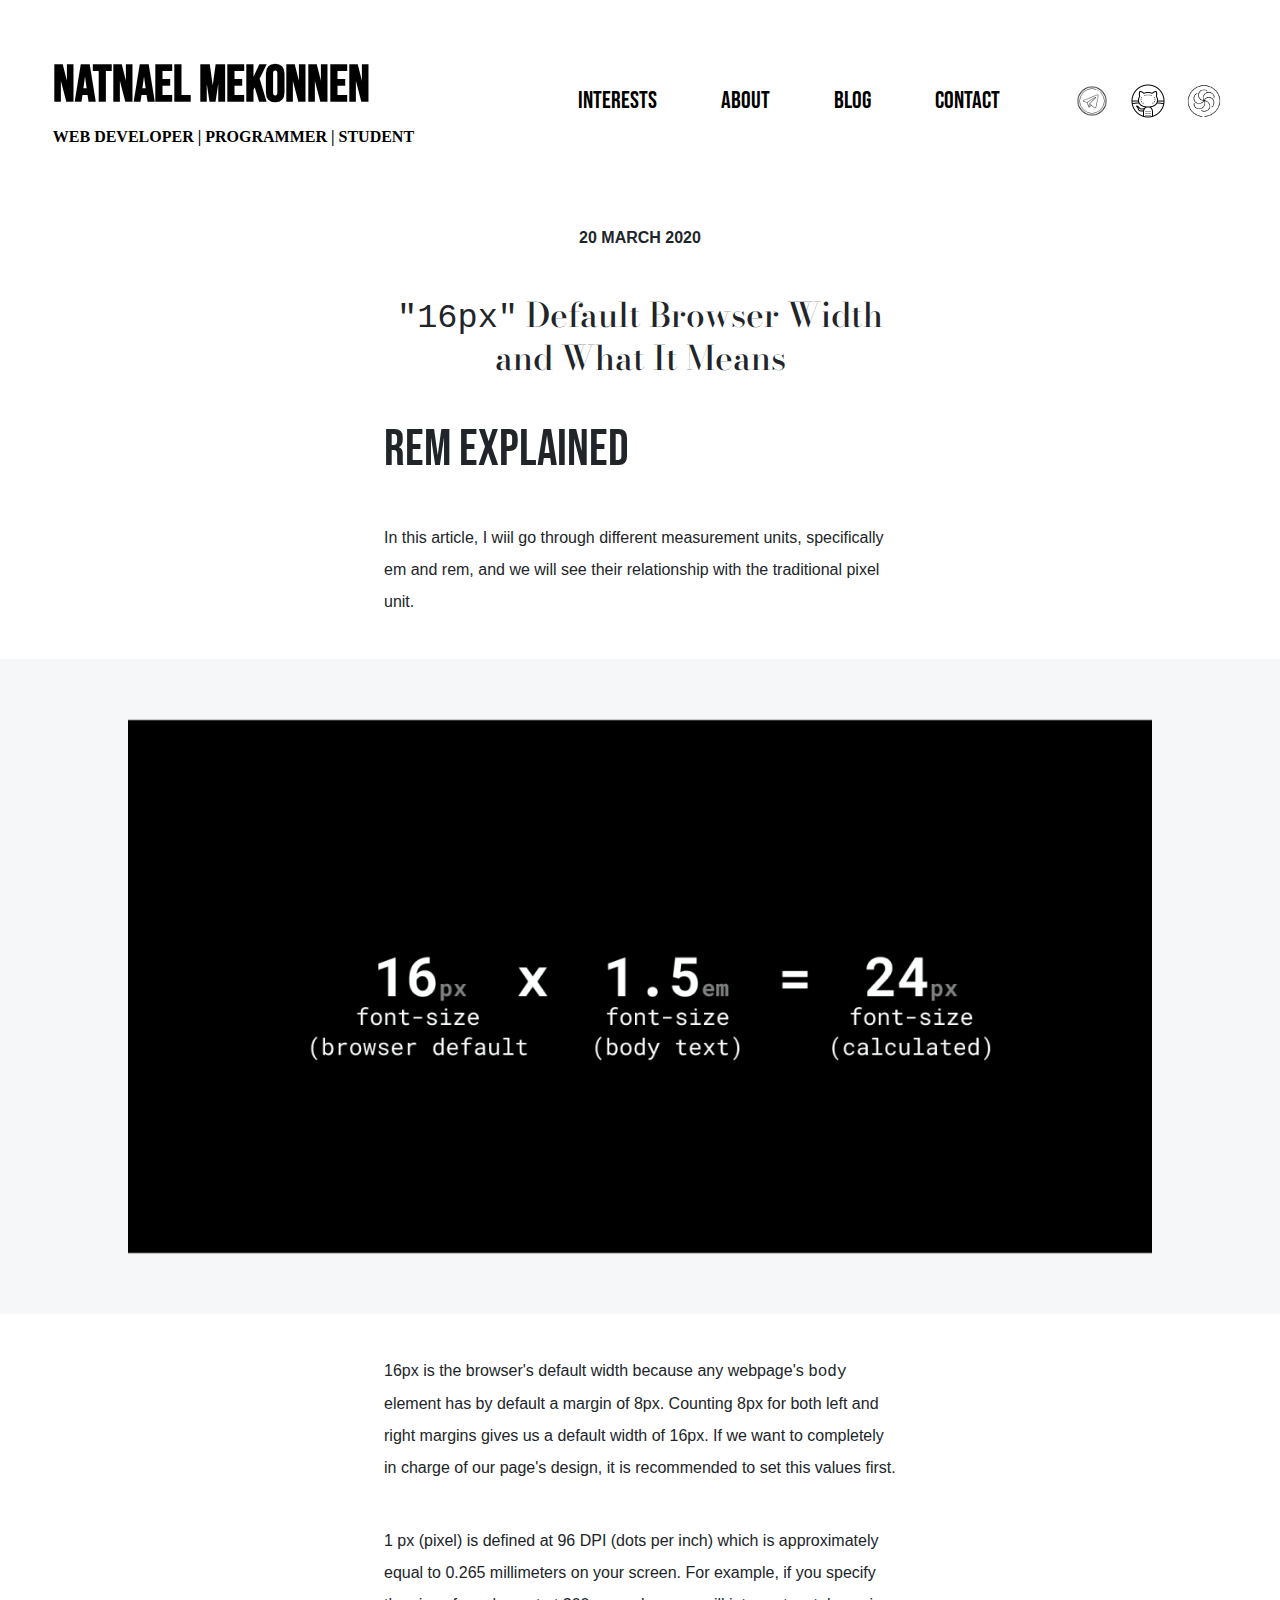
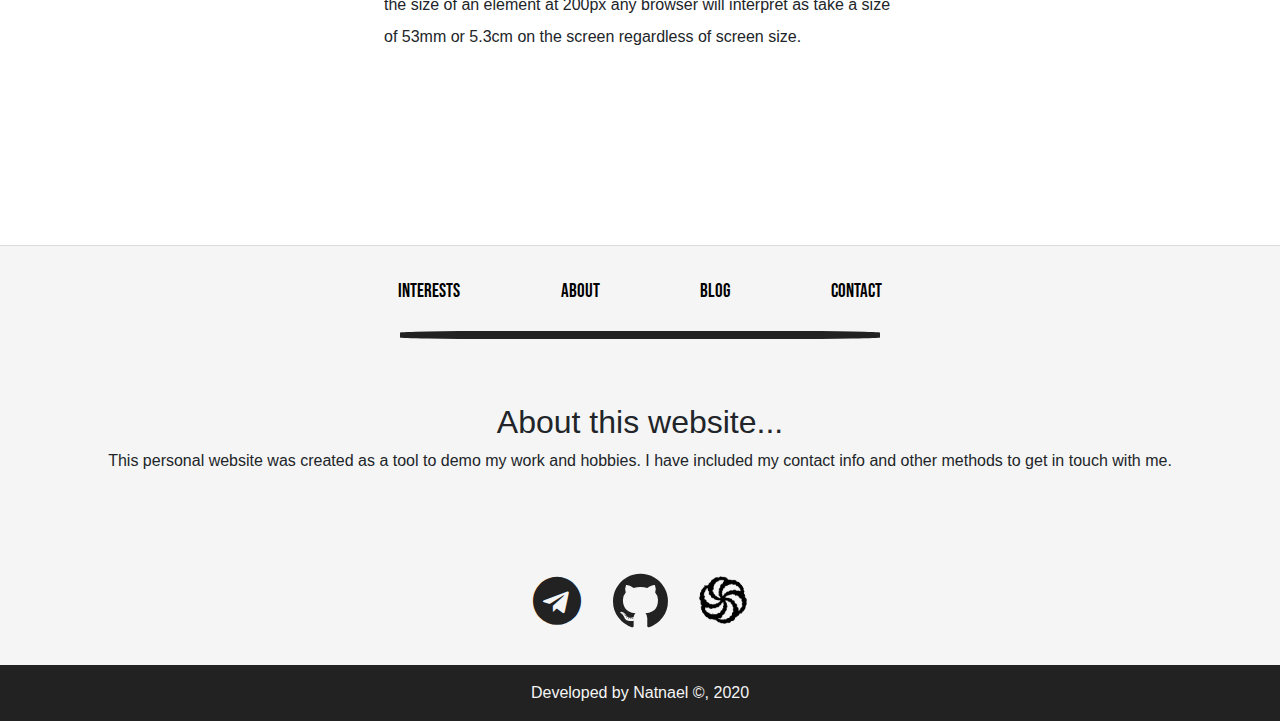
<file: blog/blog2.html>
<!DOCTYPE html>
<html lang="en">
<head>
    <meta charset="UTF-8">
    <meta name="viewport" content="width=device-width, initial-scale=1.0">
    <link rel="stylesheet" href="../assets/css/bootstrap.min.css">
    <script src="../assets/js/jquery.min.js"></script>
    <script src="../assets/js/bootstrap.min.js"></script>
    <script src="../assets/js/popper.min.js"></script>
    <link rel="stylesheet" href="../assets/css/style.css">
    <link rel="stylesheet" href="../assets/css/blog-style.css">
    <link rel="stylesheet" href="../assets/css/blog-post-style.css">
    <link href="https://fonts.googleapis.com/css2?family=Bebas+Neue&display=swap" rel="stylesheet"> 
    <link href="https://fonts.googleapis.com/css2?family=Bodoni+Moda:ital@1&display=swap" rel="stylesheet">
    <link rel="stylesheet" href="../assets/css/font-awesome.min.css">
    <title>"16px" Default Browser Width and What It Means - Natnael Mekonnen</title>
    <link rel="icon" href="../assets/img/icon.png">
</head>
<body>



    <!-- Header -->
    <nav class="navbar navbar-expand-md bg-white sticky-top">

        <ul class="navbar-nav">
            <li class="nav-item">
                <a class="nav-link brand" href="../index.html">
                    natnael mekonnen
                    <br>
                    <p class="brand-detail">
                        web developer | programmer | student
                    </p>
                </a>
            </li>
        </ul>

        <button class="navbar-toggler navbar-light" type="button" data-toggle="collapse" data-target="#colNav"  aria-controls="navbarSupportedContent" aria-expanded="false" aria-label="Toggle Navigation">
            <span class="navbar-toggler-icon"></span>
        </button>

        <div class="collapse navbar-collapse" id="colNav">
        <ul class="navbar-nav ml-auto">
            <li class="nav-item">
                <a class="nav-link" href="../interests.html">
                    interests
                </a>
            </li>

            <li class="nav-item">
                <a class="nav-link" href="../about.html">
                    about
                </a>
            </li>

            <li class="nav-item">
                <a class="nav-link" href="../blog.html">
                    blog
                </a>
            </li>

            <li class="nav-item">
                <a class="nav-link" href="../contact.html">
                    contact
                </a>
            </li>
        </ul>

        <ul class="navbar-nav social">
            <li class="nav-item social-item">
                <a class="nav-link" href="https://t.me/pliz_nakama"><img src="../assets/img/social/telegram.png" alt="telegram" width="40px"/></a>
            </li>
            <li class="nav-item social-item">
                <a class="nav-link" href="https://github.com/nati-m-afw"><img src="../assets/img/social/github.png" alt="github" width="40px" /></a>
            </li>
            <li class="nav-item social-item">
                <a class="nav-link" href="https://www.codewars.com/users/nati_mk_af"><img src="../assets/img/social/codewars.png" alt="codewars" width="40px"></a>
            </li>
        </ul>
        </div>
        
    </nav>


    <!-- body -->
    <div id="container-fluid">
        
        <article>
            <p class="date">
                20 March 2020
            </p>
            <h1>
                <em>"16px"</em> Default Browser Width and What It Means
            </h1>
            <h2>
                REM Explained
            </h2>
            <p>
                In this article, I wiil go through different measurement units, specifically em and rem, and we will see their relationship with the traditional pixel unit.
            </p>
        </article>
        
        <img class="" src="../assets/img/blog/16px.png" width="100%" alt="16PX"/>
        
        <article>
            <p>16px is the browser's default width because any webpage's <em>body</em> element has by default a margin of 8px. Counting 8px for both left and right margins gives us a default width of 16px. If we want to completely in charge of our page's design, it is recommended to set this values first.</p>
            <p>1 px (pixel) is defined at 96 DPI (dots per inch) which is approximately equal to 0.265 millimeters on your screen. For example, if you specify the size of an element at 200px any browser will interpret as take a size of 53mm or 5.3cm on the screen regardless of screen size.</p>
        
        </article>


    </div>



    <!-- footer -->
    <footer class="page-footer">
        <hr class="pb-3">
        <!-- nav -->
        <nav class="text-center pb-2">
            <a href="../interests.html">Interests</a>
            <a href="../about.html">About</a>
            <a href="../blog.html">Blog</a>
            <a href="../contact.html">Contact</a>
        </nav>

        <hr id="fancy-hr">

        <!-- about -->
        <div class="text-center py-5 about">
            <h2>About this website...</h2>
            <p>This personal website was created as a tool to demo my work and hobbies. I have included my contact info and other methods to get in touch with me.</p>
        </div>
        
        <!-- social -->
        <div class="justify-content-center py-4 social">
            <a class="nav-link" href="https://t.me/pliz_nakama"><i class="fa fa-telegram fa-3x pt-2" style="color: #222;" aria-hidden="true"></i></a>
            <a class="nav-link" href="https://github.com/nati-m-afw"><i class="fa fa-github fa-4x" style="color: #222;" aria-hidden="true"></i></a>
            <a class="nav-link" href="https://www.codewars.com/users/nati_mk_af"><img style="border-radius:80%; filter: grayscale(100%); position: relative; left: -1%; top: 11%;" src="../assets/img/social/codewars2.png" alt="codewars" width="48px"></a>
        </div>

        <!-- author -->
        <div class="footer-copyright text-center py-3">
            Developed by Natnael &copy;, 2020
        </div>
    </footer>

</body>
</html>
</file>
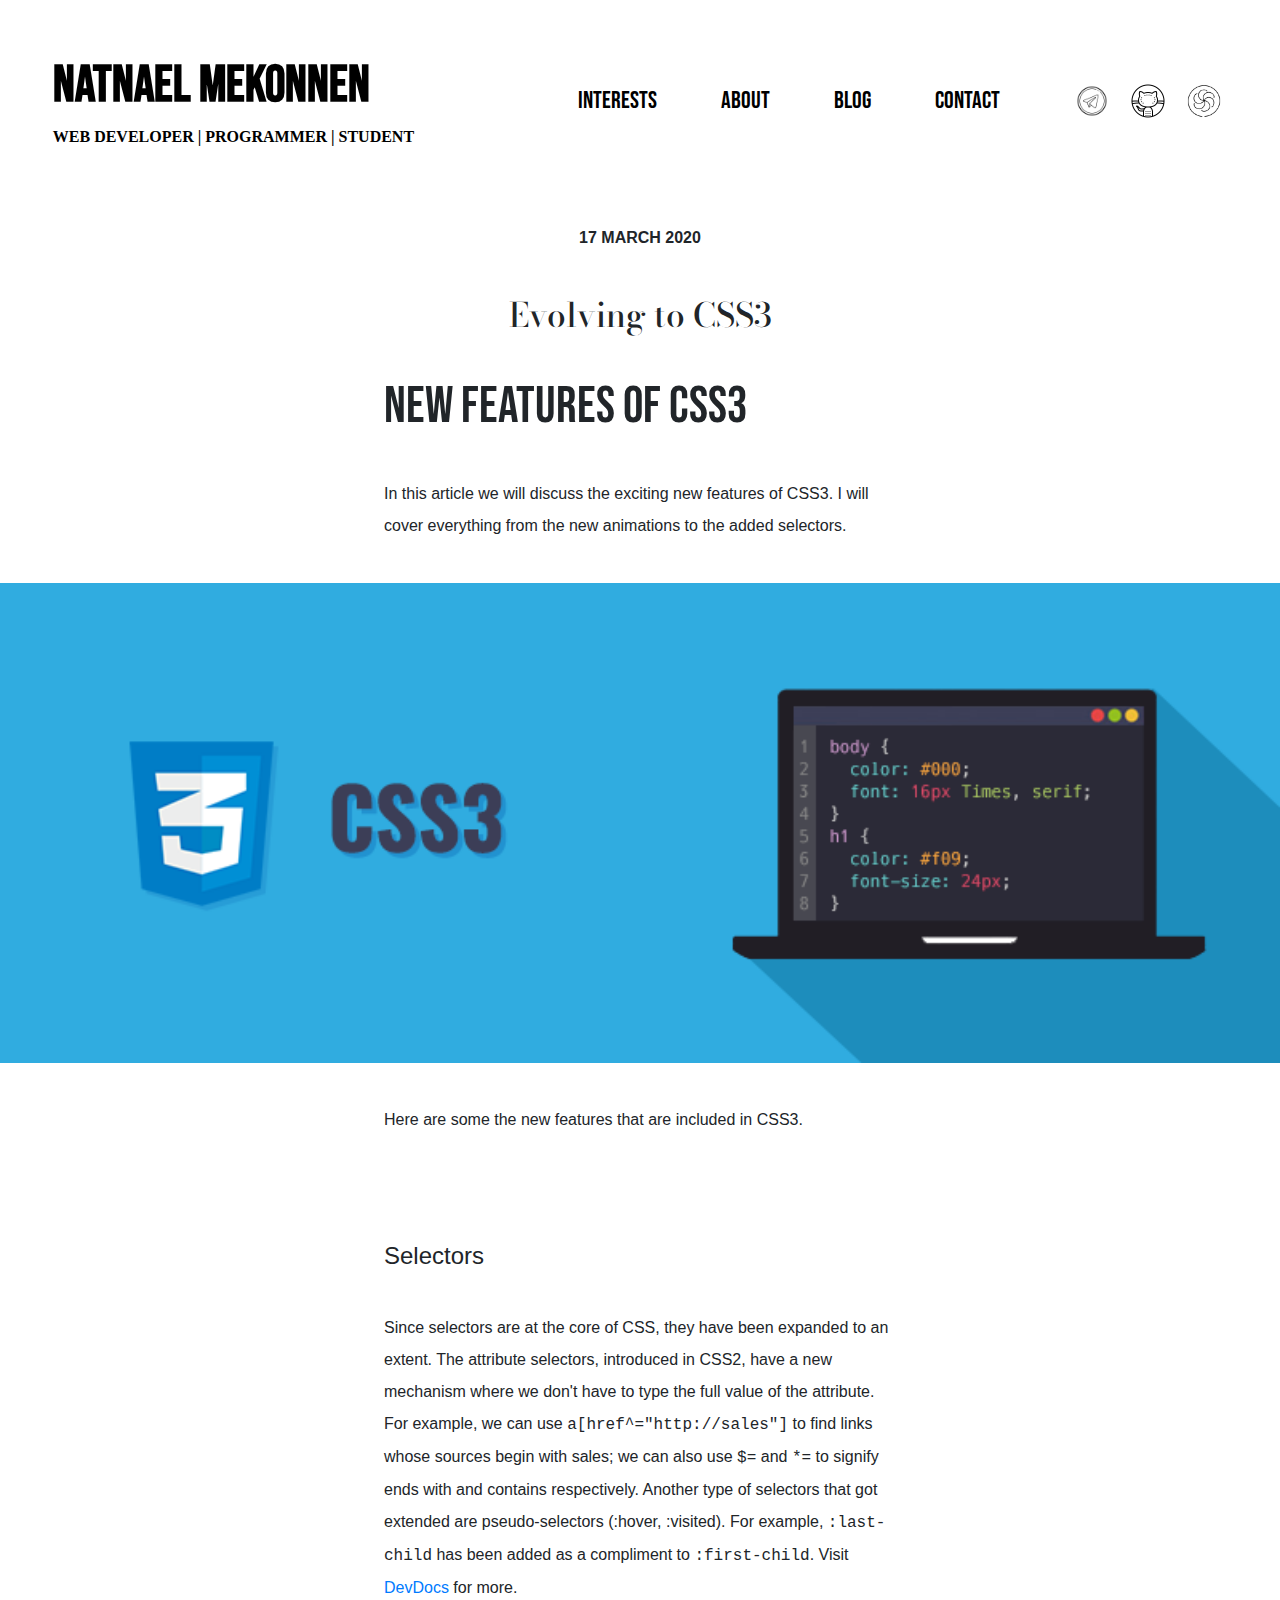
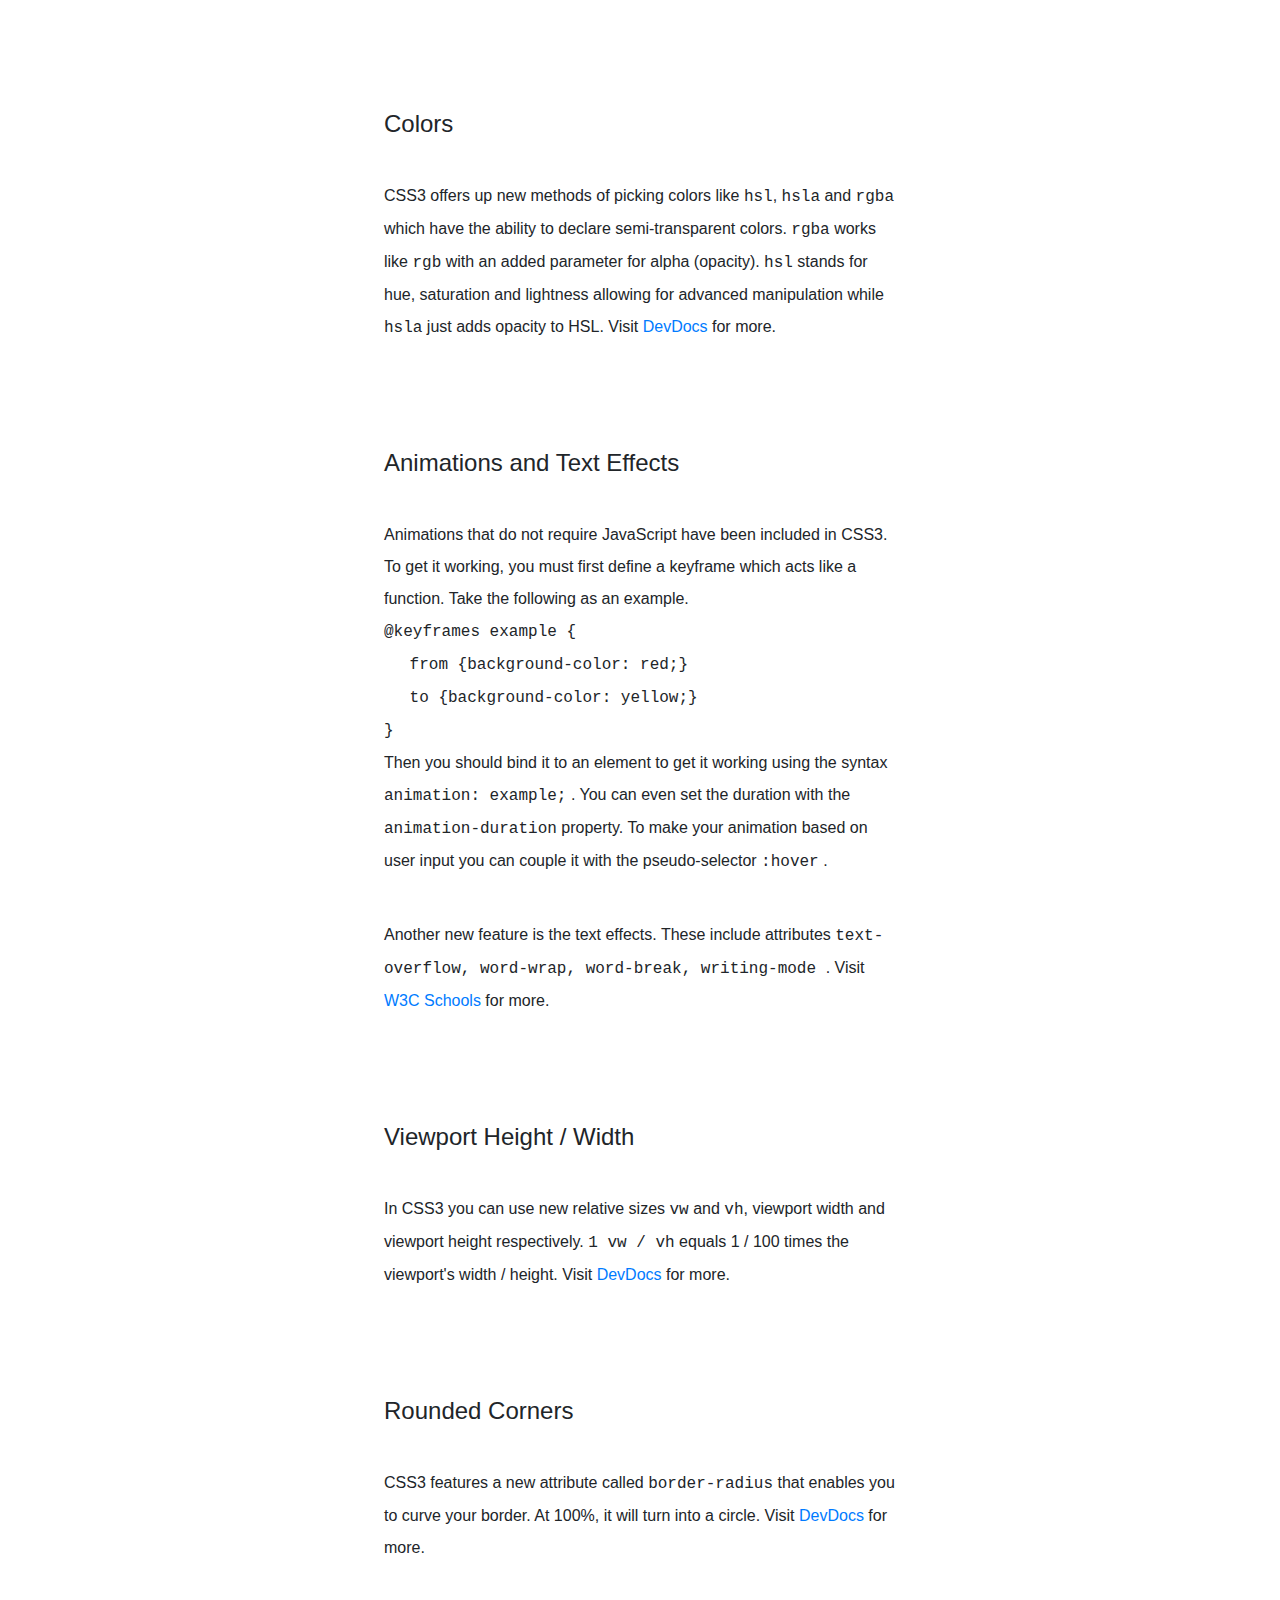
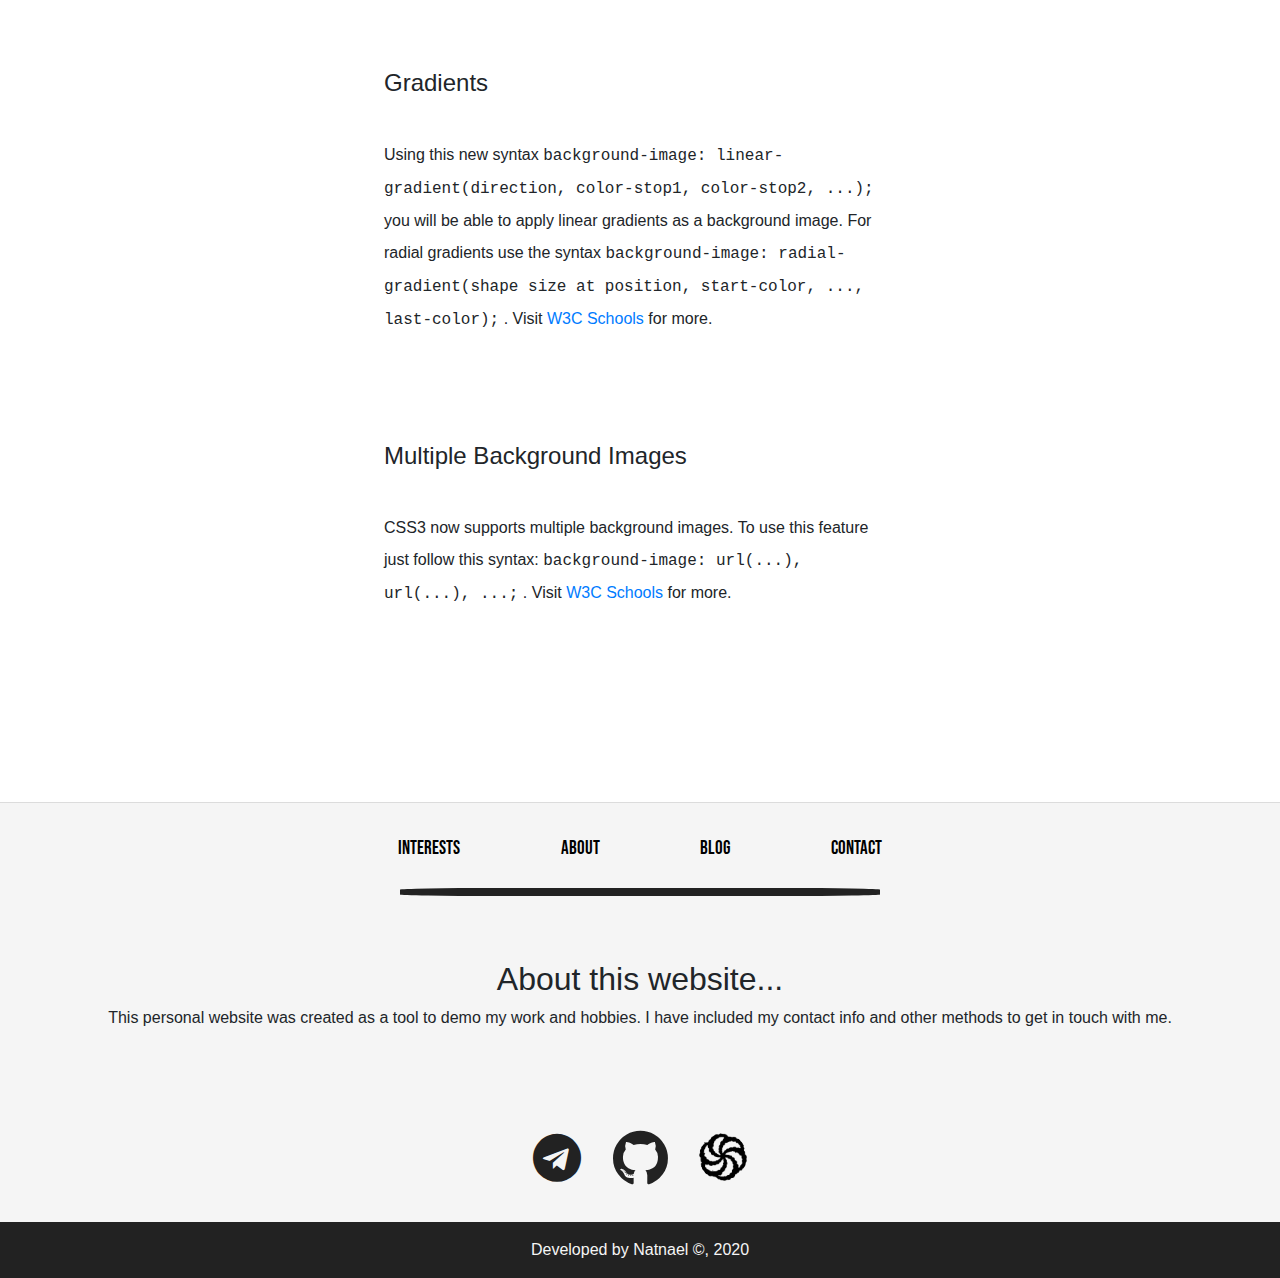
<file: blog/blog3.html>
<!DOCTYPE html>
<html lang="en">
<head>
    <meta charset="UTF-8">
    <meta name="viewport" content="width=device-width, initial-scale=1.0">
    <link rel="stylesheet" href="../assets/css/bootstrap.min.css">
    <script src="../assets/js/jquery.min.js"></script>
    <script src="../assets/js/bootstrap.min.js"></script>
    <script src="../assets/js/popper.min.js"></script>
    <link rel="stylesheet" href="../assets/css/style.css">
    <link rel="stylesheet" href="../assets/css/blog-style.css">
    <link rel="stylesheet" href="../assets/css/blog-post-style.css">
    <link href="https://fonts.googleapis.com/css2?family=Bebas+Neue&display=swap" rel="stylesheet"> 
    <link href="https://fonts.googleapis.com/css2?family=Bodoni+Moda:ital@1&display=swap" rel="stylesheet">
    <link rel="stylesheet" href="../assets/css/font-awesome.min.css">
    <title>Evolving to CSS3 - Natnael Mekonnen</title>
    <link rel="icon" href="../assets/img/icon.png">
</head>
<body>



    <!-- Header -->
    <nav class="navbar navbar-expand-md bg-white sticky-top">

        <ul class="navbar-nav">
            <li class="nav-item">
                <a class="nav-link brand" href="../index.html">
                    natnael mekonnen
                    <br>
                    <p class="brand-detail">
                        web developer | programmer | student
                    </p>
                </a>
            </li>
        </ul>

        <button class="navbar-toggler navbar-light" type="button" data-toggle="collapse" data-target="#colNav"  aria-controls="navbarSupportedContent" aria-expanded="false" aria-label="Toggle Navigation">
            <span class="navbar-toggler-icon"></span>
        </button>

        <div class="collapse navbar-collapse" id="colNav">
        <ul class="navbar-nav ml-auto">
            <li class="nav-item">
                <a class="nav-link" href="../interests.html">
                    interests
                </a>
            </li>

            <li class="nav-item">
                <a class="nav-link" href="../about.html">
                    about
                </a>
            </li>

            <li class="nav-item">
                <a class="nav-link" href="../blog.html">
                    blog
                </a>
            </li>

            <li class="nav-item">
                <a class="nav-link" href="../contact.html">
                    contact
                </a>
            </li>
        </ul>

        <ul class="navbar-nav social">
            <li class="nav-item social-item">
                <a class="nav-link" href="https://t.me/pliz_nakama"><img src="../assets/img/social/telegram.png" alt="telegram" width="40px"/></a>
            </li>
            <li class="nav-item social-item">
                <a class="nav-link" href="https://github.com/nati-m-afw"><img src="../assets/img/social/github.png" alt="github" width="40px" /></a>
            </li>
            <li class="nav-item social-item">
                <a class="nav-link" href="https://www.codewars.com/users/nati_mk_af"><img src="../assets/img/social/codewars.png" alt="codewars" width="40px"></a>
            </li>
        </ul>
        </div>
        
    </nav>


    <!-- body -->
    <div id="container-fluid">
        
        <article>
            <p class="date">
                17 March 2020
            </p>
            <h1>
                Evolving to CSS3
            </h1>
            <h2>
                New features of CSS3
            </h2>
            <p>
                In this article we will discuss the exciting new features of CSS3. I will cover everything from the new animations to the added selectors.
            </p>
        </article>
        <img class="" src="../assets/img/blog/css3.png" width="100%" alt="CSS3"/>
        <article>
            <p>Here are some the new features that are included in CSS3.</p>
                

                    <br><h4>Selectors</h4>
                    <p>Since selectors are at the core of CSS, they have been expanded to an extent. The attribute selectors, introduced in CSS2, have a new mechanism where we don't have to type the full value of the attribute. For example, we can use <em>a[href^="http://sales"]</em> to find links whose sources begin with sales; we can also use <em>$=</em> and <em>*=</em> to signify ends with and contains respectively. Another type of selectors that got extended are pseudo-selectors (:hover, :visited). For example, <em>:last-child</em> has been added as a compliment to <em>:first-child</em>. Visit <a href="https://devdocs.io/css-selectors/">DevDocs</a> for more.</p>
                    
                    <br><h4>Colors</h4>
                    <p>CSS3 offers up new methods of picking colors like <em>hsl</em>, <em>hsla</em> and <em>rgba</em> which have the ability to declare semi-transparent colors. <em>rgba</em> works like <em>rgb</em> with an added parameter for alpha (opacity). <em>hsl</em> stands for hue, saturation and lightness allowing for advanced manipulation while <em>hsla</em> just adds opacity to HSL. Visit <a href="https://devdocs.io/css/color">DevDocs</a> for more.</p>

                    <br><h4>Animations and Text Effects</h4>
                    <p>Animations that do not require JavaScript have been included in CSS3. To get it working, you must first define a keyframe which acts like a function. Take the following as an example.
                            <br><em>@keyframes example {
                        <br>&#8195 from {background-color: red;}
                        <br>&#8195 to {background-color: yellow;}
                        <br>}</em><br> Then you should bind it to an element to get it working using the syntax <em>animation: example;</em> . You can even set the duration with the <em>animation-duration</em> property. To make your animation based on user input you can couple it with the pseudo-selector <em>:hover</em> .</p>
                    <p>Another new feature is the text effects. These include attributes <em>text-overflow, word-wrap, word-break, writing-mode
                        </em> . Visit <a href="www.w3schools.com/css/css3_animations.asp">W3C Schools</a> for more.</p>

                    <br><h4>Viewport Height / Width</h4>
                    <p>In CSS3 you can use new relative sizes <em>vw</em> and <em>vh</em>, viewport width and viewport height respectively. <em>1 vw / vh</em> equals 1 / 100 times the viewport's width / height. Visit <a href="https://devdocs.io/css/viewport_concepts">DevDocs</a> for more.</p>

                    <br><h4>Rounded Corners</h4>
                    <p>CSS3 features a new attribute called <em>border-radius</em> that enables you to curve your border. At 100%, it will turn into a circle. Visit <a href="https://devdocs.io/css/border-radius">DevDocs</a> for more.</p>
                
                    <br><h4>Gradients</h4>
                    <p>Using this new syntax <em>background-image: linear-gradient(direction, color-stop1, color-stop2, ...);</em> you will be able to apply linear gradients as a background image. For radial gradients use the syntax <em>background-image: radial-gradient(shape size at position, start-color, ..., last-color);</em> . Visit <a href="www.w3schools.com/css/css3_gradients.asp">W3C Schools</a> for more.</p>

                    <br><h4>Multiple Background Images</h4>
                    <p>CSS3 now supports multiple background images. To use this feature just follow this syntax: <em>background-image: url(...), url(...), ...;</em> . Visit <a href="www.w3schools.com/css/css3_backgrounds.asp">W3C Schools</a> for more.</p>
    
                
        </article>


    </div>



    <!-- footer -->
    <footer class="page-footer">
        <hr class="pb-3">
        <!-- nav -->
        <nav class="text-center pb-2">
            <a href="../interests.html">Interests</a>
            <a href="../about.html">About</a>
            <a href="../blog.html">Blog</a>
            <a href="../contact.html">Contact</a>
        </nav>

        <hr id="fancy-hr">

        <!-- about -->
        <div class="text-center py-5 about">
            <h2>About this website...</h2>
            <p>This personal website was created as a tool to demo my work and hobbies. I have included my contact info and other methods to get in touch with me.</p>
        </div>
        
        <!-- social -->
        <div class="justify-content-center py-4 social">
            <a class="nav-link" href="https://t.me/pliz_nakama"><i class="fa fa-telegram fa-3x pt-2" style="color: #222;" aria-hidden="true"></i></a>
            <a class="nav-link" href="https://github.com/nati-m-afw"><i class="fa fa-github fa-4x" style="color: #222;" aria-hidden="true"></i></a>
            <a class="nav-link" href="https://www.codewars.com/users/nati_mk_af"><img style="border-radius:80%; filter: grayscale(100%); position: relative; left: -1%; top: 11%;" src="../assets/img/social/codewars2.png" alt="codewars" width="48px"></a>
        </div>

        <!-- author -->
        <div class="footer-copyright text-center py-3">
            Developed by Natnael &copy;, 2020
        </div>
    </footer>

</body>
</html>
</file>
<file: assets/css/style.css>
nav a{
    font-size: 1.5rem;
    font-family: 'Bebas Neue', cursive;
    text-transform: uppercase;
    color: black;
 
}

nav a:hover{
    color: black;
}

nav a.nav-link.brand{
    font-weight: bold;
    margin-left: 1.8rem;
    margin-top: 2rem;
}

nav a.nav-link{
    margin-top: 1.3rem;
    margin-left: 1.5rem;
    margin-right: 1.5rem;
}

nav ul.social{
    margin-left: 2rem;
    margin-right: 2rem;
}

nav li.nav-item.social-item a.nav-link{
    margin-left: 0rem!important;
    margin-right: 0rem!important;
}

nav .brand{
    font-size: 3.2rem;
}

nav .brand-detail{
    font-size: 1rem;
    font-family: "Century Gothic";
}

nav .social:hover > .social-item{
    opacity: 0.3;
}

nav .social:hover > .social-item:hover{
    opacity: 1;
}

nav .navbar-toggler{
    background-color: white;
}

footer{
    background-color: whitesmoke;
    margin-top: 12rem;
}

footer > nav > a{
    font-size: 1.2rem;
    padding-left: 3rem;
    padding-right: 3rem;
}

footer > nav > a:hover{
    color: #aaa;
    text-decoration: none;
}

footer > div.social{
    display: flex;
    flex-direction: row;
}

div.footer-copyright{
    background-color: #222;
    color: whitesmoke;
}

div .row:first-of-type{
    margin-top: 11rem;
}

div .col-md-4{
    margin-left: -4rem;
    position: relative;
    left: 9rem;
}

div .col-md-6.h1{
    font-size: 7rem;
}

div .col-md-6.h1{
    font-size: 5rem;
}

div .contact-intro{
    margin-top: 12rem;
    margin-bottom: 3rem;
}

div.form-inline > label{
    justify-content: left;
}

div.form-inline > label.w-50{
    font-size: 0.75rem;
}

div.form-inline > input.w-50:first-of-type{
    width: 48%!important;
}

.btn-outline-dark{
    border-width: 2px;
    border-radius: 0%;
    border-color: #222;
    color: #222;
    text-transform: uppercase;
    padding: 14px 35px;
    /* font-family: sofia-pro; */
    font-weight: 600;
    font-style: normal;
    font-size: 0.9rem;
    letter-spacing: .1em;
}

.btn-outline-dark:hover{
    background-color: #222;
    border-color: #222;
}

#fancy-hr{
    border: 4px solid #222;
    border-radius: 20%;
    margin-left: 25rem;
    margin-right: 25rem;
}



@media only screen and (max-width: 295px){
    nav .navbar-toggler{
        position: relative;
        left: 80%;
    }
}

@media only screen and (max-width: 600px) {
    div .col-md-4{
        margin-left: 0rem;
        left: 0rem;
    }

    div .contact-intro{
        margin-top: 2rem;
        margin-bottom: 2rem;
    }

    div .list-group-item img{
        width: 45px;
    }

    a.list-group-item.list-group-item-action.border-0{
        padding: 0.8rem;
    }

    div.form-inline > input.w-50:first-of-type{
        margin-right: 1rem;
        width: 45%!important;
    }

    div.contact-social{
        width: 100%!important;
    }

    footer > nav > a{
        display: block;
        text-align: center;
        padding: 0.6rem;    
    }

    #fancy-hr{
        border: 4px solid #222;
        border-radius: 30%;
        margin-left: 2rem;
        margin-right: 2rem;
    }
}

@media only screen and (max-width: 767px){
    nav .navbar-collapse {
        position: fixed;
        top: 7rem;
        background-color: white;
        padding-left: 1rem;
        padding-right: 1rem;
        padding-bottom: 1rem;
        width: 50%;
        height: 100%;
    }

    nav .navbar-collapse.collapsing {
        left: -50%;
        transition: height 0s ease;
    }

    nav .navbar-collapse.show {
        left: 0;
        transition: left 300ms ease-in-out;
    }

    nav .navbar-toggler.collapsed ~ .navbar-collapse {
        transition: left 500ms ease-in-out;
    }
}

@media only screen and (max-width: 1200px) {
    nav a{
        font-size: 1.25rem;
    }
    
    nav a.nav-link.brand{
        font-weight: bold;
        margin-left: 0.9rem;
        margin-top: 1rem;
    }
    
    nav a.nav-link{
        margin-top: 0.5rem;
        margin-left: 1.5rem;
        margin-right: 1.5rem;
        /* float: right; */
    }
    
    nav ul.social{
        margin-left: 2rem;
        margin-right: 2rem;
    }
    
    nav li.nav-item.social-item a.nav-link{
        margin-left: 0rem!important;
        margin-right: 0rem!important;
    }
    
    nav .brand{
        font-size: 1.6rem;
    }
    
    nav .brand-detail{
        font-size: 0.5rem;
    }

    div.form-inline > input.w-50:first-of-type{
        margin-right: 1rem;
        width: 45%!important;
    }

    div.contact-social{
        width: 100%!important;
    }

    #fancy-hr{
        border: 4px solid #222;
        border-radius: 20%;
        margin-left: 2rem;
        margin-right: 2rem;
    }
}
</file>
<file: assets/css/blog-style.css>
div .card{
    margin:1rem 8.5%;
    border: 0rem;
}

div .card a{
    color: black;
}

div .card a:hover{
    text-decoration: none;
}

div .blog-link{
    font-size: 0.8em;
    color: black;
    font-weight: 500;
    text-transform: uppercase;
}

div .blog-link:hover{
    text-decoration: none;
    opacity: 0.6;
}

div .card .date{
    font-size: 0.8rem;
    padding-top: 3rem;
    padding-bottom: 1rem;
    text-transform: uppercase;
}

h4.card-title a{
    font-family: 'Bodoni Moda', serif;
    font-size: 2.1rem;
}
</file>
<file: assets/css/blog-post-style.css>
article{
    box-align: center;
    padding:0rem 30%;
}

article .date{
    text-align: center;
    text-transform: uppercase;
    font-weight: 550;
}

article h1{
    font-family: 'Bodoni Moda', serif;
    font-size: 2.1rem;
    text-align: center;
}

article h2{
    font-family: 'Bebas Neue', cursive;
    font-size: 3.2rem;
}

article p{
    line-height: 2rem;
}

article p, h1, article h2, h4{
    margin: 8% 0;
}

em{
    font-family: 'Courier New', Courier, monospace;
    font-style: normal;
}

p > a:hover{
    background-color: whitesmoke;
    padding: 0.5rem;
    border-radius: 10%;
}



@media only screen and (max-width: 600px) {
    article{
        padding: 0rem 5%;
    }
}

@media only screen and (max-width: 767px) and (min-width: 601px) {
    article{
        padding: 0rem 10%;
    }
}

@media only screen and (max-width: 1200px) and (min-width: 768px) {
    article{
        padding: 0rem 20%;
    }
}
</file>
